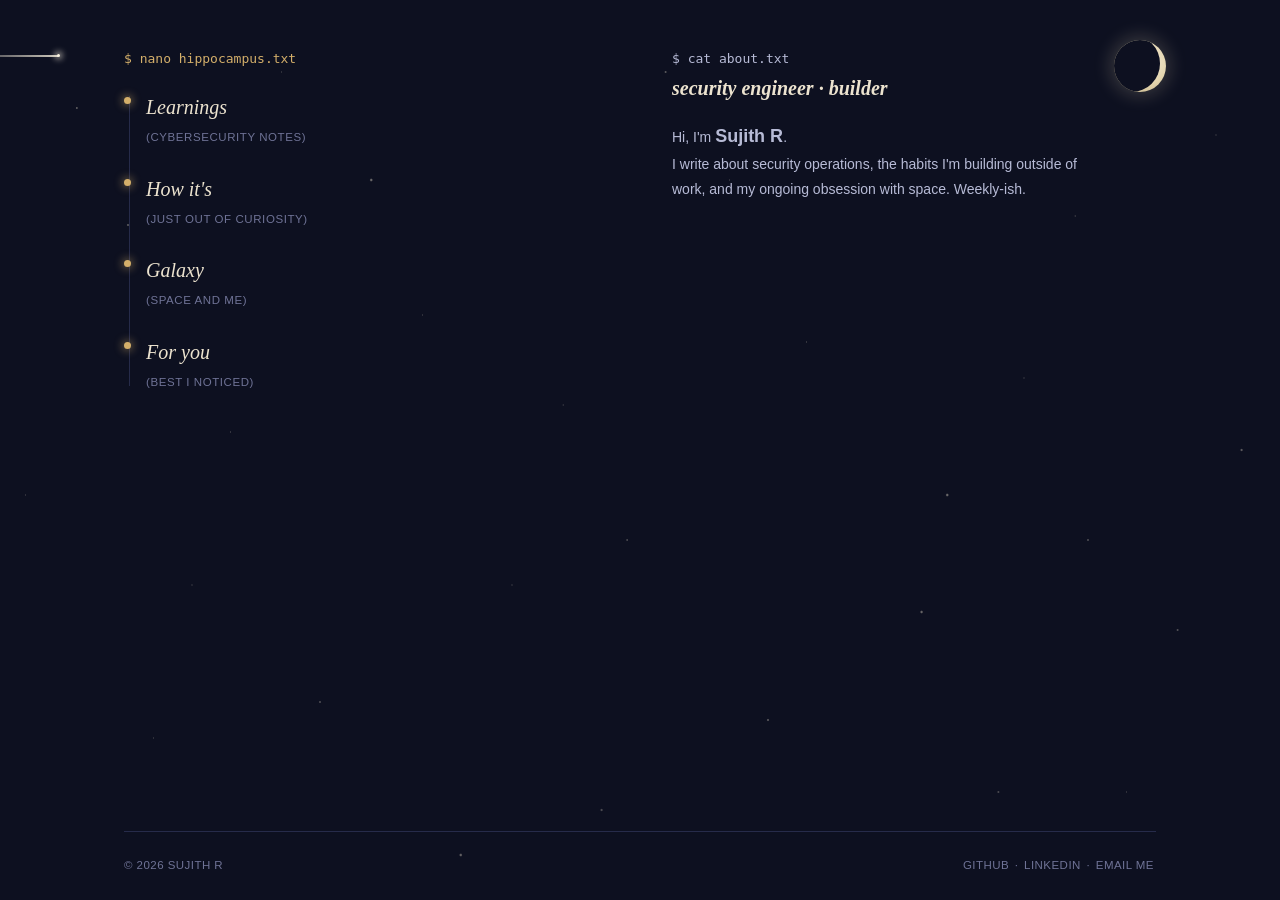
<file: index.html>
<!DOCTYPE html>
<html lang="en">
<head>
<meta charset="UTF-8">
<meta name="viewport" content="width=device-width, initial-scale=1.0">
<meta http-equiv="Content-Security-Policy" content="default-src 'self'; style-src 'self' https://fonts.googleapis.com; font-src https://fonts.gstatic.com; img-src 'self' data:; object-src 'none'; base-uri 'self';">
<title>Sujith R — security engineer, builder</title>
<meta name="description" content="Personal site of Sujith R — security engineer. Notes on security operations, curiosity projects, and space.">
<link rel="icon" href="data:image/svg+xml;utf8,<svg xmlns='http://www.w3.org/2000/svg' viewBox='0 0 32 32'><rect width='32' height='32' rx='6' fill='%230d1020'/><text x='6' y='23' font-size='19' fill='%23d4af6a'>&#9733;</text></svg>">
<link rel="preconnect" href="https://fonts.googleapis.com">
<link rel="preconnect" href="https://fonts.gstatic.com" crossorigin>
<link href="https://fonts.googleapis.com/css2?family=JetBrains+Mono:wght@400;500&family=EB+Garamond:ital,wght@0,400;0,500;0,600;1,400;1,500;1,600&family=Work+Sans:wght@400;500;600&display=swap" rel="stylesheet">
<link rel="stylesheet" href="/style.css">
</head>
<body>
<div class="shell">
  <div class="moon" aria-hidden="true"></div>
  <div class="comet" aria-hidden="true"></div>
  <main class="home-grid">
    <section class="nav-block" aria-label="Site navigation">
      <p class="prompt">$ nano hippocampus.txt</p>
      <div class="filetree">
        <div class="tree-item">
          <a class="tree-link" href="/learnings/">Learnings</a>
          <div class="tree-sub">(Cybersecurity Notes)</div>
        </div>
        <div class="tree-item">
          <a class="tree-link" href="/howits/">How it's</a>
          <div class="tree-sub">(Just out of curiosity)</div>
        </div>
        <div class="tree-item">
          <a class="tree-link" href="/galaxy/">Galaxy</a>
          <div class="tree-sub">(Space and Me)</div>
        </div>
        <div class="tree-item">
          <a class="tree-link" href="/foryou/">For you</a>
          <div class="tree-sub">(Best I Noticed)</div>
        </div>
      </div>
    </section>

    <section class="about-block" aria-label="About">
      <p class="prompt">$ cat about.txt</p>
      <h1>security engineer · builder</h1>
      <p>
        Hi, I'm <strong class="name-highlight">Sujith R</strong>.<br>
        I write about security operations, the habits I'm
        building outside of work, and my ongoing obsession
        with space. Weekly-ish.
      </p>
    </section>
  </main>

  <footer class="site-footer">
    <span>&copy; 2026 Sujith R</span>
    <span class="footer-links">
      <a href="https://github.com/elitego001-maker" target="_blank" rel="noopener">GitHub</a> ·
      <a href="https://www.linkedin.com/in/sujith-r-2164b0247" target="_blank" rel="noopener">LinkedIn</a> ·
      <a href="mailto:jerinsujith23@gmail.com">Email Me</a>
    </span>
  </footer>
</div>
</body>
</html>
</file>
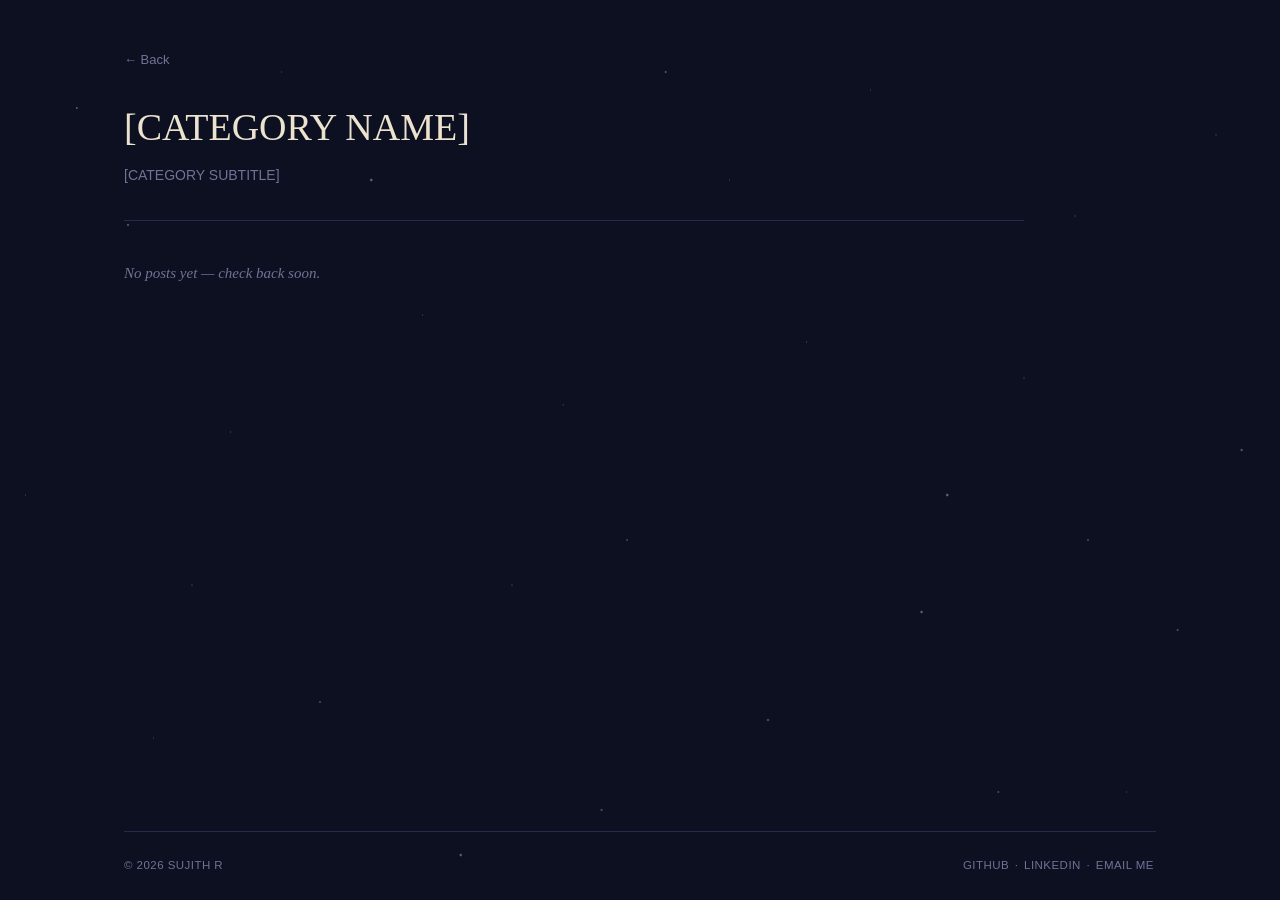
<file: category-template/index.html>
<!--
  CATEGORY TEMPLATE — not linked from any page, not part of the live site nav.
  Use this when you want a whole new section (like Learnings or Galaxy),
  not just a new post inside an existing one.

  HOW TO ADD A NEW CATEGORY:
  1. Copy this whole "category-template" folder, rename it to a short
     lowercase slug that will become the URL, e.g.
     category-template/ -> projects/
  2. Fill in the placeholders below: [CATEGORY NAME], [CATEGORY SUBTITLE].
  3. Add posts to it exactly like the existing categories — copy
     /post-template/, fill it in, and add a <article class="post-item">
     entry here linking to it. See /post-template/ for that workflow.
  4. Add the new category to the home page nav (/index.html) — copy one
     of the <div class="tree-item"> blocks under the "Charted regions"
     label, point its href at "/[category-slug]/", and give it a one-line
     muted sub-label in parentheses.
  5. Add "https://<your-domain>/[category-slug]/" as a new <url> entry
     in /sitemap.xml.
  6. Delete this comment block before publishing.
-->
<!DOCTYPE html>
<html lang="en">
<head>
<meta charset="UTF-8">
<meta name="viewport" content="width=device-width, initial-scale=1.0">
<meta http-equiv="Content-Security-Policy" content="default-src 'self'; style-src 'self' https://fonts.googleapis.com; font-src https://fonts.gstatic.com; img-src 'self' data:; object-src 'none'; base-uri 'self';">
<title>[CATEGORY NAME] — Sujith R</title>
<meta name="description" content="[CATEGORY SUBTITLE]">
<link rel="icon" href="data:image/svg+xml;utf8,<svg xmlns='http://www.w3.org/2000/svg' viewBox='0 0 32 32'><rect width='32' height='32' rx='6' fill='%230d1020'/><text x='6' y='23' font-size='19' fill='%23d4af6a'>&#9733;</text></svg>">
<link rel="preconnect" href="https://fonts.googleapis.com">
<link rel="preconnect" href="https://fonts.gstatic.com" crossorigin>
<link href="https://fonts.googleapis.com/css2?family=JetBrains+Mono:wght@400;500&family=EB+Garamond:ital,wght@0,400;0,500;0,600;1,400;1,500;1,600&family=Work+Sans:wght@400;500;600&display=swap" rel="stylesheet">
<link rel="stylesheet" href="/style.css">
</head>
<body>
<div class="shell">
  <main class="listing">
    <a class="back-link" href="/">&larr; Back</a>
    <h1 class="page-title">[CATEGORY NAME]</h1>
    <p class="page-subtitle">[CATEGORY SUBTITLE]</p>
    <hr class="rule">

    <!-- Add posts here as <article class="post-item"> blocks, grouped
         under a <h2 class="year-header">YYYY</h2>. See /post-template/ for
         the matching article page to link each post title to. Until you
         have a first post, leave the empty-state line below in place. -->
    <p class="empty-state">No posts yet — check back soon.</p>

    <!-- Example of a filled-in post entry — copy this block, delete the
         empty-state line above, once you have a real post to link:
    <h2 class="year-header">2026</h2>
    <div class="post-list">
      <article class="post-item">
        <div class="post-item-row">
          <a class="post-title" href="/[category-slug]/[post-slug]/">[Post Title]</a>
          <span class="post-date">[Mon DD, YYYY]</span>
        </div>
        <p class="post-desc">[One-line description or tag.]</p>
      </article>
    </div>
    -->
  </main>

  <footer class="site-footer">
    <span>&copy; 2026 Sujith R</span>
    <span class="footer-links">
      <a href="https://github.com/elitego001-maker" target="_blank" rel="noopener">GitHub</a> ·
      <a href="https://www.linkedin.com/in/sujith-r-2164b0247" target="_blank" rel="noopener">LinkedIn</a> ·
      <a href="mailto:jerinsujith23@gmail.com">Email Me</a>
    </span>
  </footer>
</div>
</body>
</html>
</file>
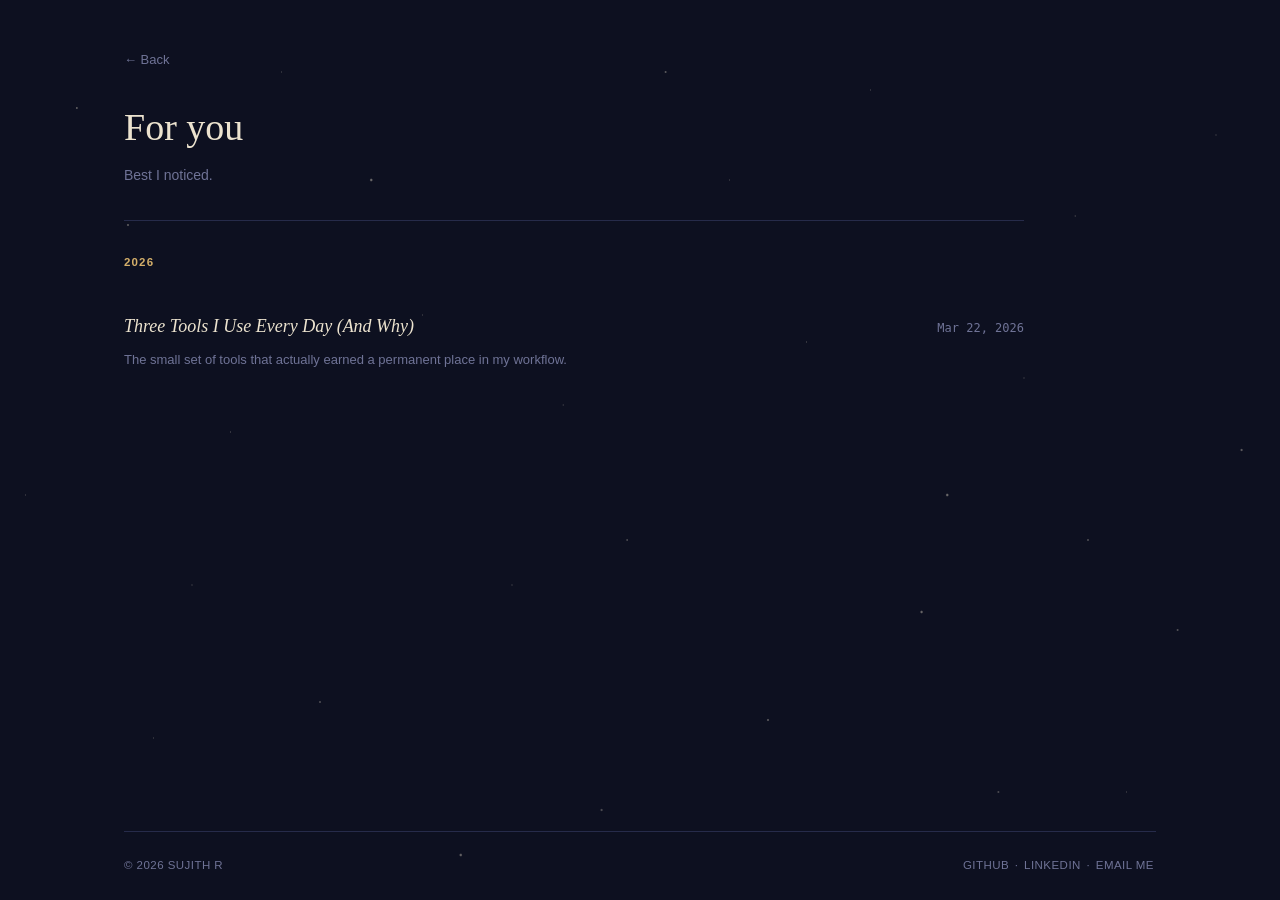
<file: foryou/index.html>
<!DOCTYPE html>
<html lang="en">
<head>
<meta charset="UTF-8">
<meta name="viewport" content="width=device-width, initial-scale=1.0">
<meta http-equiv="Content-Security-Policy" content="default-src 'self'; style-src 'self' https://fonts.googleapis.com; font-src https://fonts.gstatic.com; img-src 'self' data:; object-src 'none'; base-uri 'self';">
<title>For you — Sujith R</title>
<meta name="description" content="Best I noticed.">
<link rel="icon" href="data:image/svg+xml;utf8,<svg xmlns='http://www.w3.org/2000/svg' viewBox='0 0 32 32'><rect width='32' height='32' rx='6' fill='%230d1020'/><text x='6' y='23' font-size='19' fill='%23d4af6a'>&#9733;</text></svg>">
<link rel="preconnect" href="https://fonts.googleapis.com">
<link rel="preconnect" href="https://fonts.gstatic.com" crossorigin>
<link href="https://fonts.googleapis.com/css2?family=JetBrains+Mono:wght@400;500&family=EB+Garamond:ital,wght@0,400;0,500;0,600;1,400;1,500;1,600&family=Work+Sans:wght@400;500;600&display=swap" rel="stylesheet">
<link rel="stylesheet" href="/style.css">
</head>
<body>
<div class="shell">
  <main class="listing">
    <a class="back-link" href="/">&larr; Back</a>
    <h1 class="page-title">For you</h1>
    <p class="page-subtitle">Best I noticed.</p>
    <hr class="rule">

    <!-- Add new posts here as <article class="post-item"> blocks, grouped
         under a <h2 class="year-header">YYYY</h2>. See /post-template/ for the
         matching article page to link each post title to. -->
    <h2 class="year-header">2026</h2>
    <div class="post-list">
      <article class="post-item">
        <div class="post-item-row">
          <a class="post-title" href="/foryou/three-tools-i-use-every-day/">Three Tools I Use Every Day (And Why)</a>
          <span class="post-date">Mar 22, 2026</span>
        </div>
        <p class="post-desc">The small set of tools that actually earned a permanent place in my workflow.</p>
      </article>
    </div>
  </main>

  <footer class="site-footer">
    <span>&copy; 2026 Sujith R</span>
    <span class="footer-links">
      <a href="https://github.com/elitego001-maker" target="_blank" rel="noopener">GitHub</a> ·
      <a href="https://www.linkedin.com/in/sujith-r-2164b0247" target="_blank" rel="noopener">LinkedIn</a> ·
      <a href="mailto:jerinsujith23@gmail.com">Email Me</a>
    </span>
  </footer>
</div>
</body>
</html>
</file>
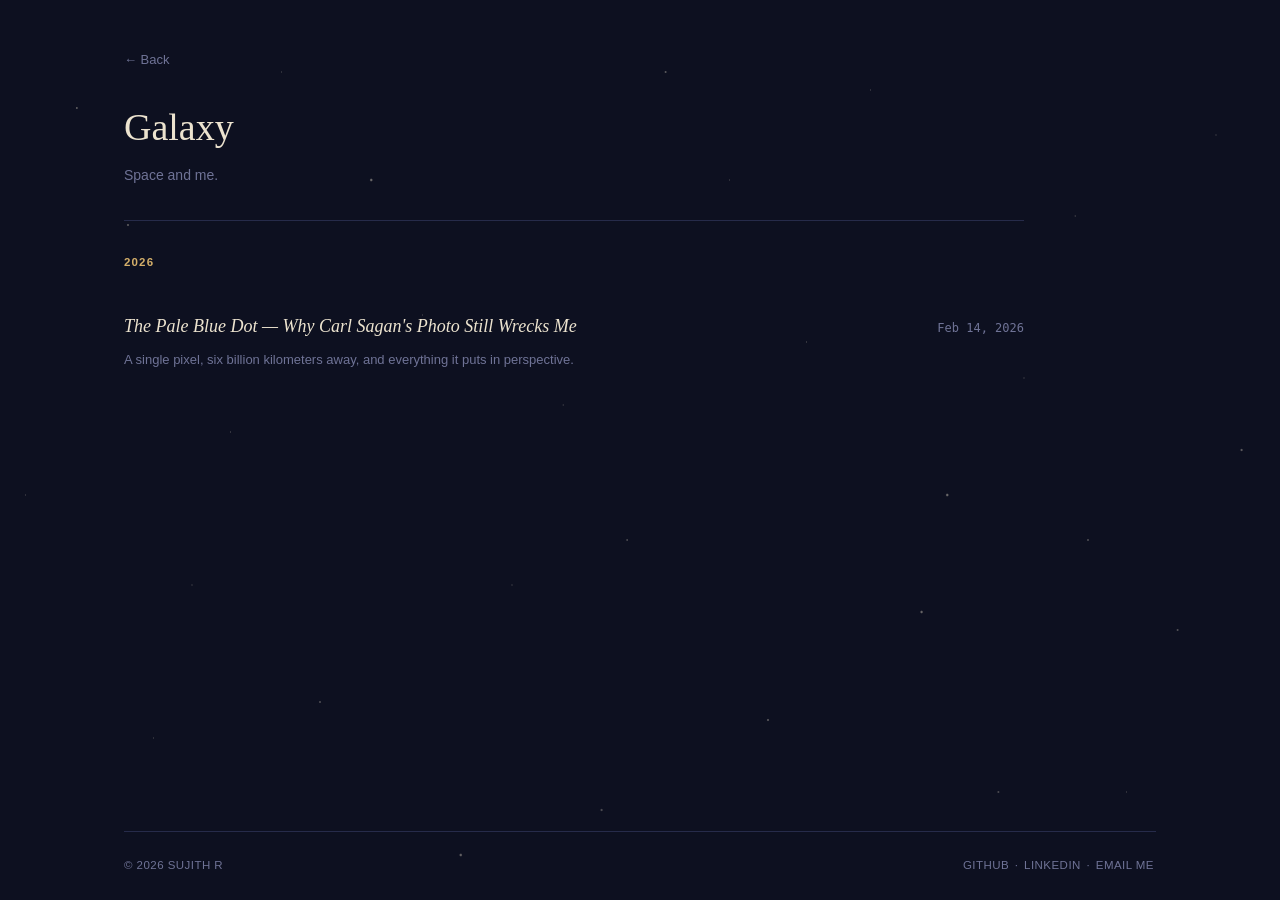
<file: galaxy/index.html>
<!DOCTYPE html>
<html lang="en">
<head>
<meta charset="UTF-8">
<meta name="viewport" content="width=device-width, initial-scale=1.0">
<meta http-equiv="Content-Security-Policy" content="default-src 'self'; style-src 'self' https://fonts.googleapis.com; font-src https://fonts.gstatic.com; img-src 'self' data:; object-src 'none'; base-uri 'self';">
<title>Galaxy — Sujith R</title>
<meta name="description" content="Space and me.">
<link rel="icon" href="data:image/svg+xml;utf8,<svg xmlns='http://www.w3.org/2000/svg' viewBox='0 0 32 32'><rect width='32' height='32' rx='6' fill='%230d1020'/><text x='6' y='23' font-size='19' fill='%23d4af6a'>&#9733;</text></svg>">
<link rel="preconnect" href="https://fonts.googleapis.com">
<link rel="preconnect" href="https://fonts.gstatic.com" crossorigin>
<link href="https://fonts.googleapis.com/css2?family=JetBrains+Mono:wght@400;500&family=EB+Garamond:ital,wght@0,400;0,500;0,600;1,400;1,500;1,600&family=Work+Sans:wght@400;500;600&display=swap" rel="stylesheet">
<link rel="stylesheet" href="/style.css">
</head>
<body>
<div class="shell">
  <main class="listing">
    <a class="back-link" href="/">&larr; Back</a>
    <h1 class="page-title">Galaxy</h1>
    <p class="page-subtitle">Space and me.</p>
    <hr class="rule">

    <!-- Add new posts here as <article class="post-item"> blocks, grouped
         under a <h2 class="year-header">YYYY</h2>. See /post-template/ for the
         matching article page to link each post title to. -->
    <h2 class="year-header">2026</h2>
    <div class="post-list">
      <article class="post-item">
        <div class="post-item-row">
          <a class="post-title" href="/galaxy/the-pale-blue-dot/">The Pale Blue Dot — Why Carl Sagan's Photo Still Wrecks Me</a>
          <span class="post-date">Feb 14, 2026</span>
        </div>
        <p class="post-desc">A single pixel, six billion kilometers away, and everything it puts in perspective.</p>
      </article>
    </div>
  </main>

  <footer class="site-footer">
    <span>&copy; 2026 Sujith R</span>
    <span class="footer-links">
      <a href="https://github.com/elitego001-maker" target="_blank" rel="noopener">GitHub</a> ·
      <a href="https://www.linkedin.com/in/sujith-r-2164b0247" target="_blank" rel="noopener">LinkedIn</a> ·
      <a href="mailto:jerinsujith23@gmail.com">Email Me</a>
    </span>
  </footer>
</div>
</body>
</html>
</file>
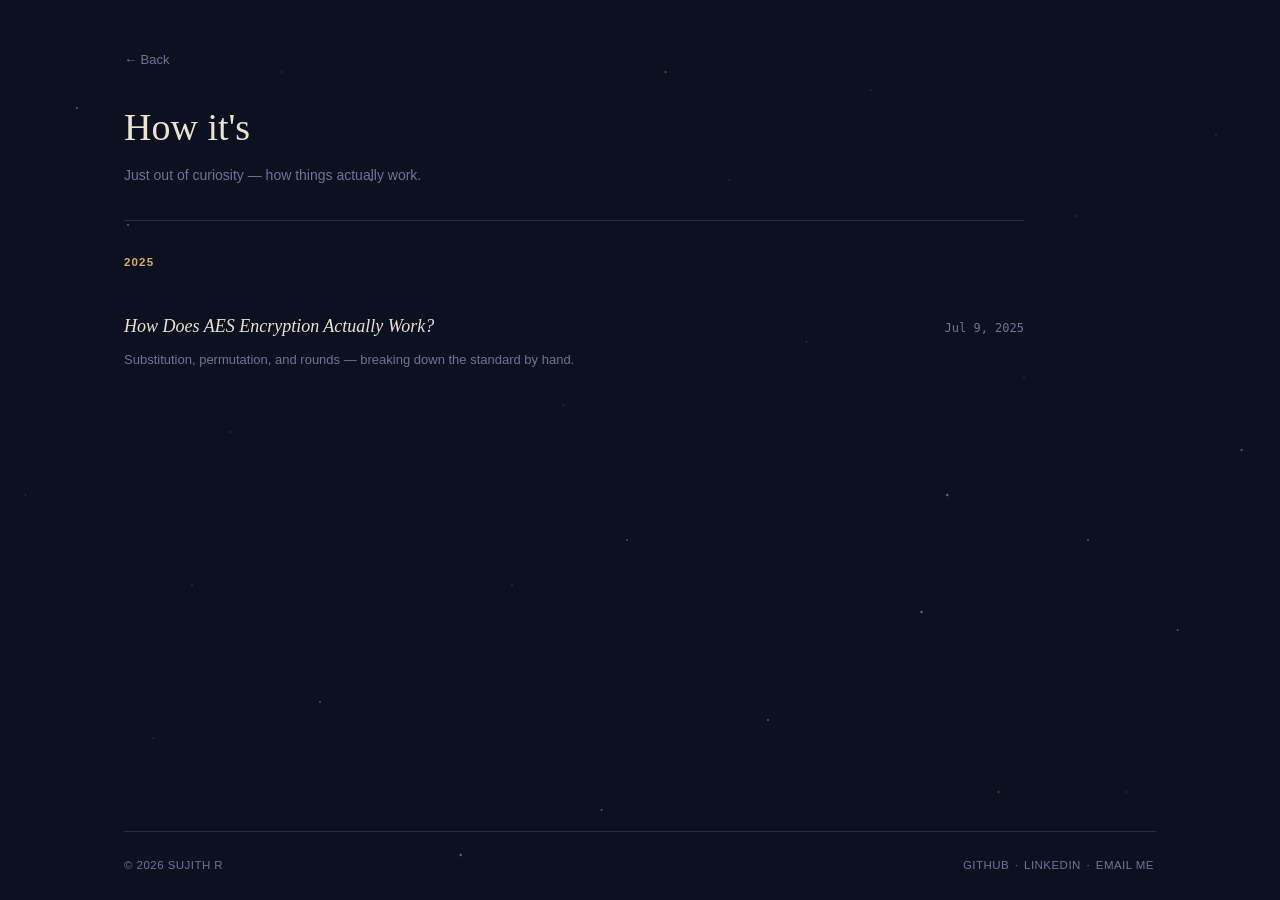
<file: howits/index.html>
<!DOCTYPE html>
<html lang="en">
<head>
<meta charset="UTF-8">
<meta name="viewport" content="width=device-width, initial-scale=1.0">
<meta http-equiv="Content-Security-Policy" content="default-src 'self'; style-src 'self' https://fonts.googleapis.com; font-src https://fonts.gstatic.com; img-src 'self' data:; object-src 'none'; base-uri 'self';">
<title>How it's — Sujith R</title>
<meta name="description" content="Just out of curiosity — how things actually work.">
<link rel="icon" href="data:image/svg+xml;utf8,<svg xmlns='http://www.w3.org/2000/svg' viewBox='0 0 32 32'><rect width='32' height='32' rx='6' fill='%230d1020'/><text x='6' y='23' font-size='19' fill='%23d4af6a'>&#9733;</text></svg>">
<link rel="preconnect" href="https://fonts.googleapis.com">
<link rel="preconnect" href="https://fonts.gstatic.com" crossorigin>
<link href="https://fonts.googleapis.com/css2?family=JetBrains+Mono:wght@400;500&family=EB+Garamond:ital,wght@0,400;0,500;0,600;1,400;1,500;1,600&family=Work+Sans:wght@400;500;600&display=swap" rel="stylesheet">
<link rel="stylesheet" href="/style.css">
</head>
<body>
<div class="shell">
  <main class="listing">
    <a class="back-link" href="/">&larr; Back</a>
    <h1 class="page-title">How it's</h1>
    <p class="page-subtitle">Just out of curiosity — how things actually work.</p>
    <hr class="rule">

    <!-- Add new posts here as <article class="post-item"> blocks, grouped
         under a <h2 class="year-header">YYYY</h2>. See /post-template/ for the
         matching article page to link each post title to. -->
    <h2 class="year-header">2025</h2>
    <div class="post-list">
      <article class="post-item">
        <div class="post-item-row">
          <a class="post-title" href="/howits/how-does-aes-encryption-actually-work/">How Does AES Encryption Actually Work?</a>
          <span class="post-date">Jul 9, 2025</span>
        </div>
        <p class="post-desc">Substitution, permutation, and rounds — breaking down the standard by hand.</p>
      </article>
    </div>
  </main>

  <footer class="site-footer">
    <span>&copy; 2026 Sujith R</span>
    <span class="footer-links">
      <a href="https://github.com/elitego001-maker" target="_blank" rel="noopener">GitHub</a> ·
      <a href="https://www.linkedin.com/in/sujith-r-2164b0247" target="_blank" rel="noopener">LinkedIn</a> ·
      <a href="mailto:jerinsujith23@gmail.com">Email Me</a>
    </span>
  </footer>
</div>
</body>
</html>
</file>
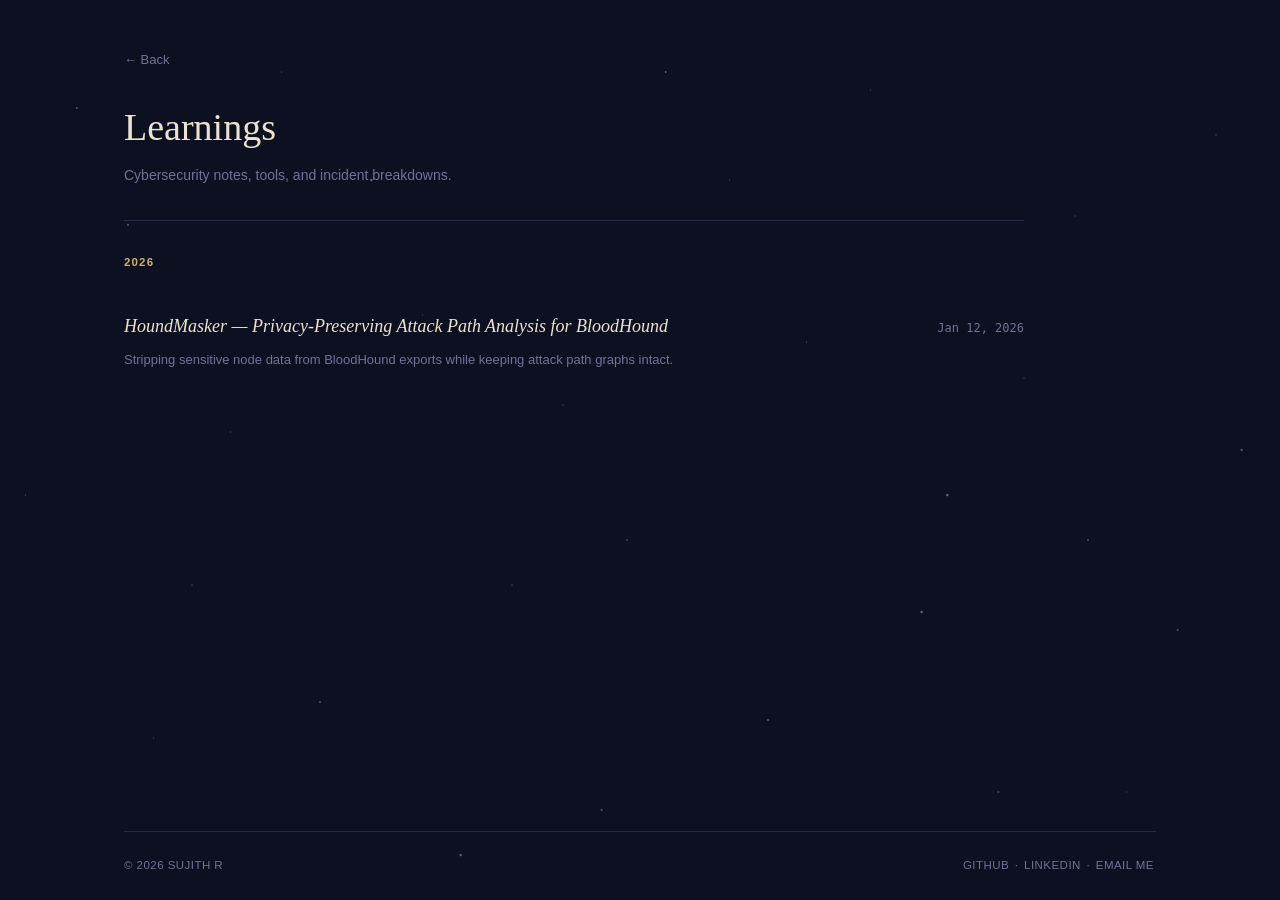
<file: learnings/index.html>
<!DOCTYPE html>
<html lang="en">
<head>
<meta charset="UTF-8">
<meta name="viewport" content="width=device-width, initial-scale=1.0">
<meta http-equiv="Content-Security-Policy" content="default-src 'self'; style-src 'self' https://fonts.googleapis.com; font-src https://fonts.gstatic.com; img-src 'self' data:; object-src 'none'; base-uri 'self';">
<title>Learnings — Sujith R</title>
<meta name="description" content="Cybersecurity notes, tools, and incident breakdowns.">
<link rel="icon" href="data:image/svg+xml;utf8,<svg xmlns='http://www.w3.org/2000/svg' viewBox='0 0 32 32'><rect width='32' height='32' rx='6' fill='%230d1020'/><text x='6' y='23' font-size='19' fill='%23d4af6a'>&#9733;</text></svg>">
<link rel="preconnect" href="https://fonts.googleapis.com">
<link rel="preconnect" href="https://fonts.gstatic.com" crossorigin>
<link href="https://fonts.googleapis.com/css2?family=JetBrains+Mono:wght@400;500&family=EB+Garamond:ital,wght@0,400;0,500;0,600;1,400;1,500;1,600&family=Work+Sans:wght@400;500;600&display=swap" rel="stylesheet">
<link rel="stylesheet" href="/style.css">
</head>
<body>
<div class="shell">
  <main class="listing">
    <a class="back-link" href="/">&larr; Back</a>
    <h1 class="page-title">Learnings</h1>
    <p class="page-subtitle">Cybersecurity notes, tools, and incident breakdowns.</p>
    <hr class="rule">

    <!-- Add new posts here as <article class="post-item"> blocks, grouped
         under a <h2 class="year-header">YYYY</h2>. See /post-template/ for the
         matching article page to link each post title to. -->
    <h2 class="year-header">2026</h2>
    <div class="post-list">
      <article class="post-item">
        <div class="post-item-row">
          <a class="post-title" href="/learnings/houndmasker/">HoundMasker — Privacy-Preserving Attack Path Analysis for BloodHound</a>
          <span class="post-date">Jan 12, 2026</span>
        </div>
        <p class="post-desc">Stripping sensitive node data from BloodHound exports while keeping attack path graphs intact.</p>
      </article>
    </div>
  </main>

  <footer class="site-footer">
    <span>&copy; 2026 Sujith R</span>
    <span class="footer-links">
      <a href="https://github.com/elitego001-maker" target="_blank" rel="noopener">GitHub</a> ·
      <a href="https://www.linkedin.com/in/sujith-r-2164b0247" target="_blank" rel="noopener">LinkedIn</a> ·
      <a href="mailto:jerinsujith23@gmail.com">Email Me</a>
    </span>
  </footer>
</div>
</body>
</html>
</file>
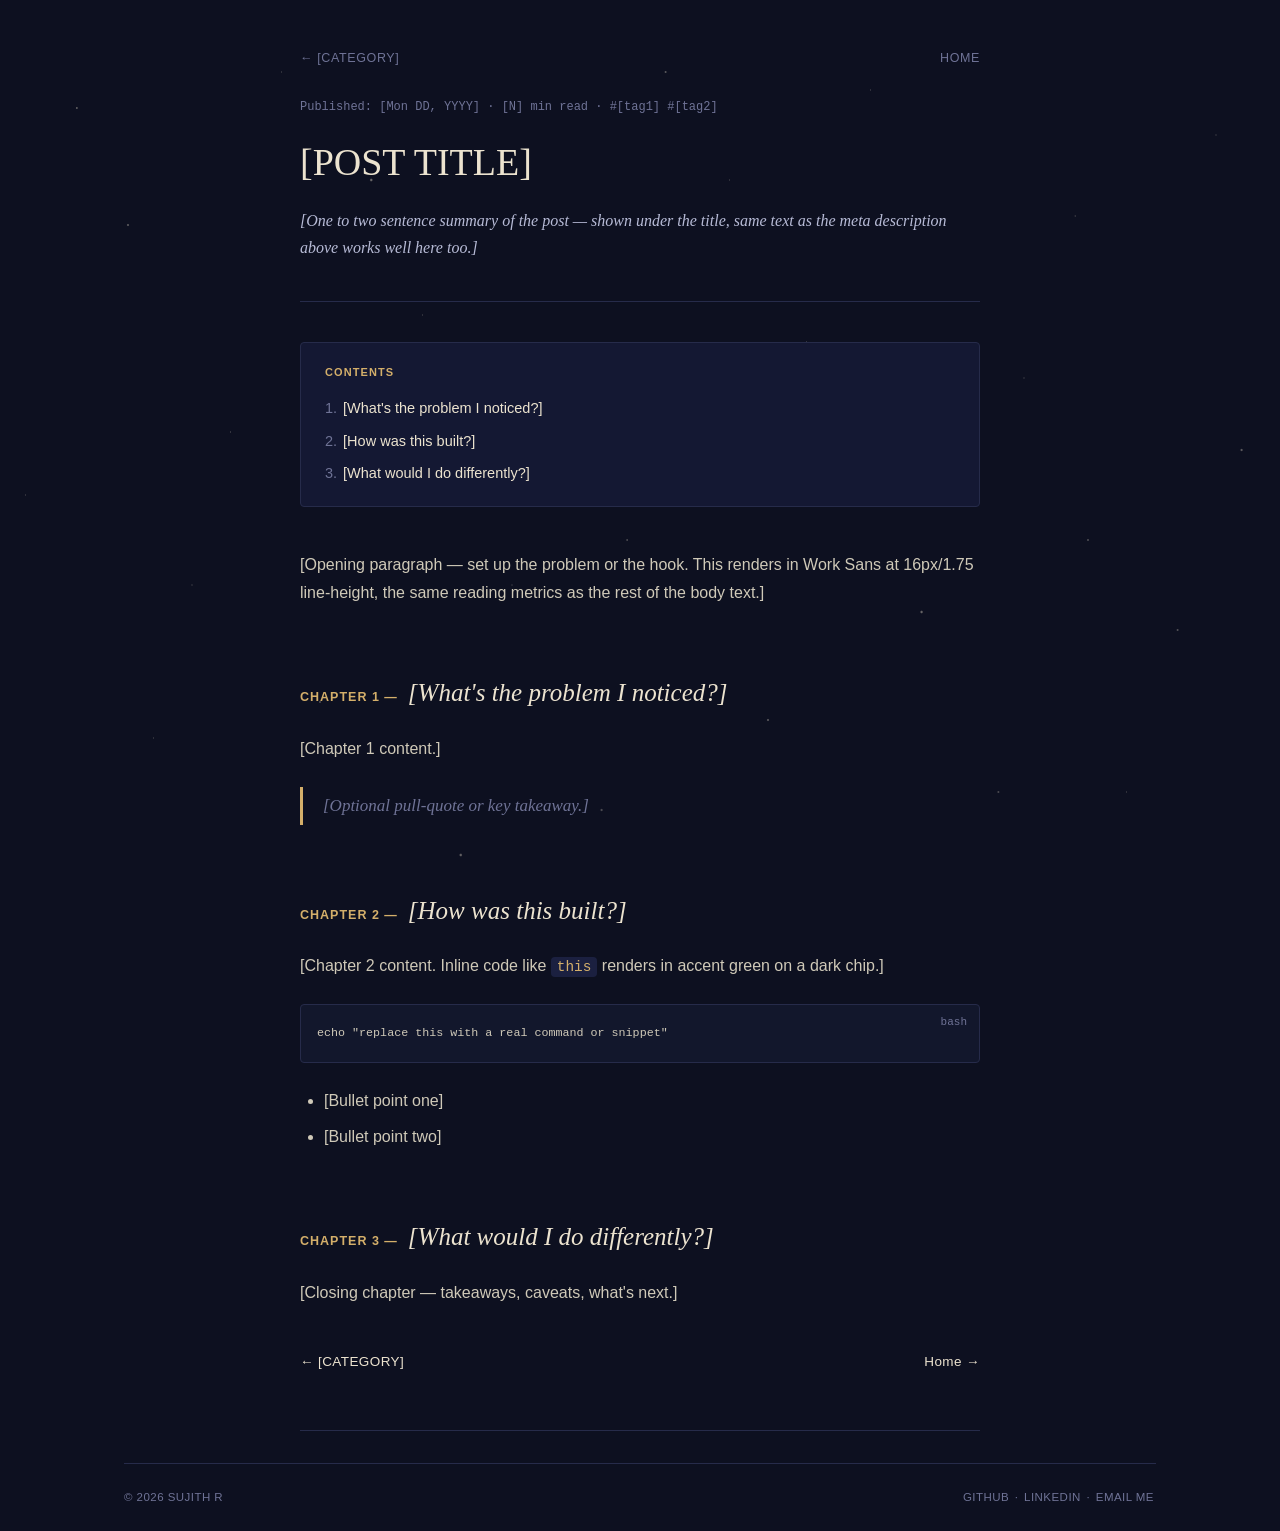
<file: post-template/index.html>
<!--
  POST TEMPLATE — not linked from any page, not part of the live site nav.
  This folder is your starting point for a new article.

  HOW TO ADD A NEW POST:
  1. Copy this whole "post-template" folder, rename it to a URL-friendly slug,
     e.g. post-template/ -> learnings/lateral-movement-detection/
  2. Fill in the placeholders below: [POST TITLE], [DATE], [READ TIME],
     [#tags], [CATEGORY], [CATEGORY PATH], and the Contents/Chapter blocks.
  3. Delete any chapters/blocks you don't need. Add more chapter-marker
     blocks by copying the pattern (Chapter 4, Chapter 5, ...).
  4. Add a matching <article class="post-item"> entry (title + date + one-line
     description) to the relevant category listing page, e.g. learnings/index.html,
     pointing its href at your new folder.
  5. Delete this comment block before publishing.

  Starting a brand new category instead (not just a new post)?
  See /category-template/ instead.
-->
<!DOCTYPE html>
<html lang="en">
<head>
<meta charset="UTF-8">
<meta name="viewport" content="width=device-width, initial-scale=1.0">
<meta http-equiv="Content-Security-Policy" content="default-src 'self'; style-src 'self' https://fonts.googleapis.com; font-src https://fonts.gstatic.com; img-src 'self' data:; object-src 'none'; base-uri 'self';">
<title>[POST TITLE] — Sujith R</title>
<meta name="description" content="[One-sentence description of the post, used for previews and SEO.]">
<link rel="icon" href="data:image/svg+xml;utf8,<svg xmlns='http://www.w3.org/2000/svg' viewBox='0 0 32 32'><rect width='32' height='32' rx='6' fill='%230d1020'/><text x='6' y='23' font-size='19' fill='%23d4af6a'>&#9733;</text></svg>">
<link rel="preconnect" href="https://fonts.googleapis.com">
<link rel="preconnect" href="https://fonts.gstatic.com" crossorigin>
<link href="https://fonts.googleapis.com/css2?family=JetBrains+Mono:wght@400;500&family=EB+Garamond:ital,wght@0,400;0,500;0,600;1,400;1,500;1,600&family=Work+Sans:wght@400;500;600&display=swap" rel="stylesheet">
<link rel="stylesheet" href="/style.css">
</head>
<body>
<div class="shell">
  <main class="article-shell">
    <nav class="article-nav-top">
      <a href="/[CATEGORY PATH]/">&larr; [CATEGORY]</a>
      <a href="/">Home</a>
    </nav>

    <p class="article-meta">Published: [Mon DD, YYYY] · [N] min read · #[tag1] #[tag2]</p>

    <h1 class="article-title">[POST TITLE]</h1>

    <p class="article-desc">
      [One to two sentence summary of the post — shown under the title,
      same text as the meta description above works well here too.]
    </p>

    <div class="contents-box">
      <p class="prompt">Contents</p>
      <ul class="contents-list">
        <li><a href="#chapter-1"><span class="chapter-num">1.</span>[What's the problem I noticed?]</a></li>
        <li><a href="#chapter-2"><span class="chapter-num">2.</span>[How was this built?]</a></li>
        <li><a href="#chapter-3"><span class="chapter-num">3.</span>[What would I do differently?]</a></li>
      </ul>
    </div>

    <article class="article-body">
      <p>
        [Opening paragraph — set up the problem or the hook. This renders in
        Work Sans at 16px/1.75 line-height, the same reading metrics as the rest
        of the body text.]
      </p>

      <div class="chapter-marker" id="chapter-1">
        <span class="chapter-label">Chapter 1 —</span>
        <span class="chapter-title">[What's the problem I noticed?]</span>
      </div>

      <p>[Chapter 1 content.]</p>

      <blockquote>
        [Optional pull-quote or key takeaway.]
      </blockquote>

      <div class="chapter-marker" id="chapter-2">
        <span class="chapter-label">Chapter 2 —</span>
        <span class="chapter-title">[How was this built?]</span>
      </div>

      <p>
        [Chapter 2 content. Inline code like <code>this</code> renders in
        accent green on a dark chip.]
      </p>

      <div class="code-block">
        <span class="code-lang">bash</span>
        <pre><code>echo "replace this with a real command or snippet"</code></pre>
      </div>

      <ul>
        <li>[Bullet point one]</li>
        <li>[Bullet point two]</li>
      </ul>

      <div class="chapter-marker" id="chapter-3">
        <span class="chapter-label">Chapter 3 —</span>
        <span class="chapter-title">[What would I do differently?]</span>
      </div>

      <p>[Closing chapter — takeaways, caveats, what's next.]</p>
    </article>

    <nav class="article-nav">
      <a class="prev" href="/[CATEGORY PATH]/">&larr; [CATEGORY]</a>
      <a class="next" href="/">Home &rarr;</a>
    </nav>
    <hr class="rule">
  </main>

  <footer class="site-footer">
    <span>&copy; 2026 Sujith R</span>
    <span class="footer-links">
      <a href="https://github.com/elitego001-maker" target="_blank" rel="noopener">GitHub</a> ·
      <a href="https://www.linkedin.com/in/sujith-r-2164b0247" target="_blank" rel="noopener">LinkedIn</a> ·
      <a href="mailto:jerinsujith23@gmail.com">Email Me</a>
    </span>
  </footer>
</div>
</body>
</html>
</file>
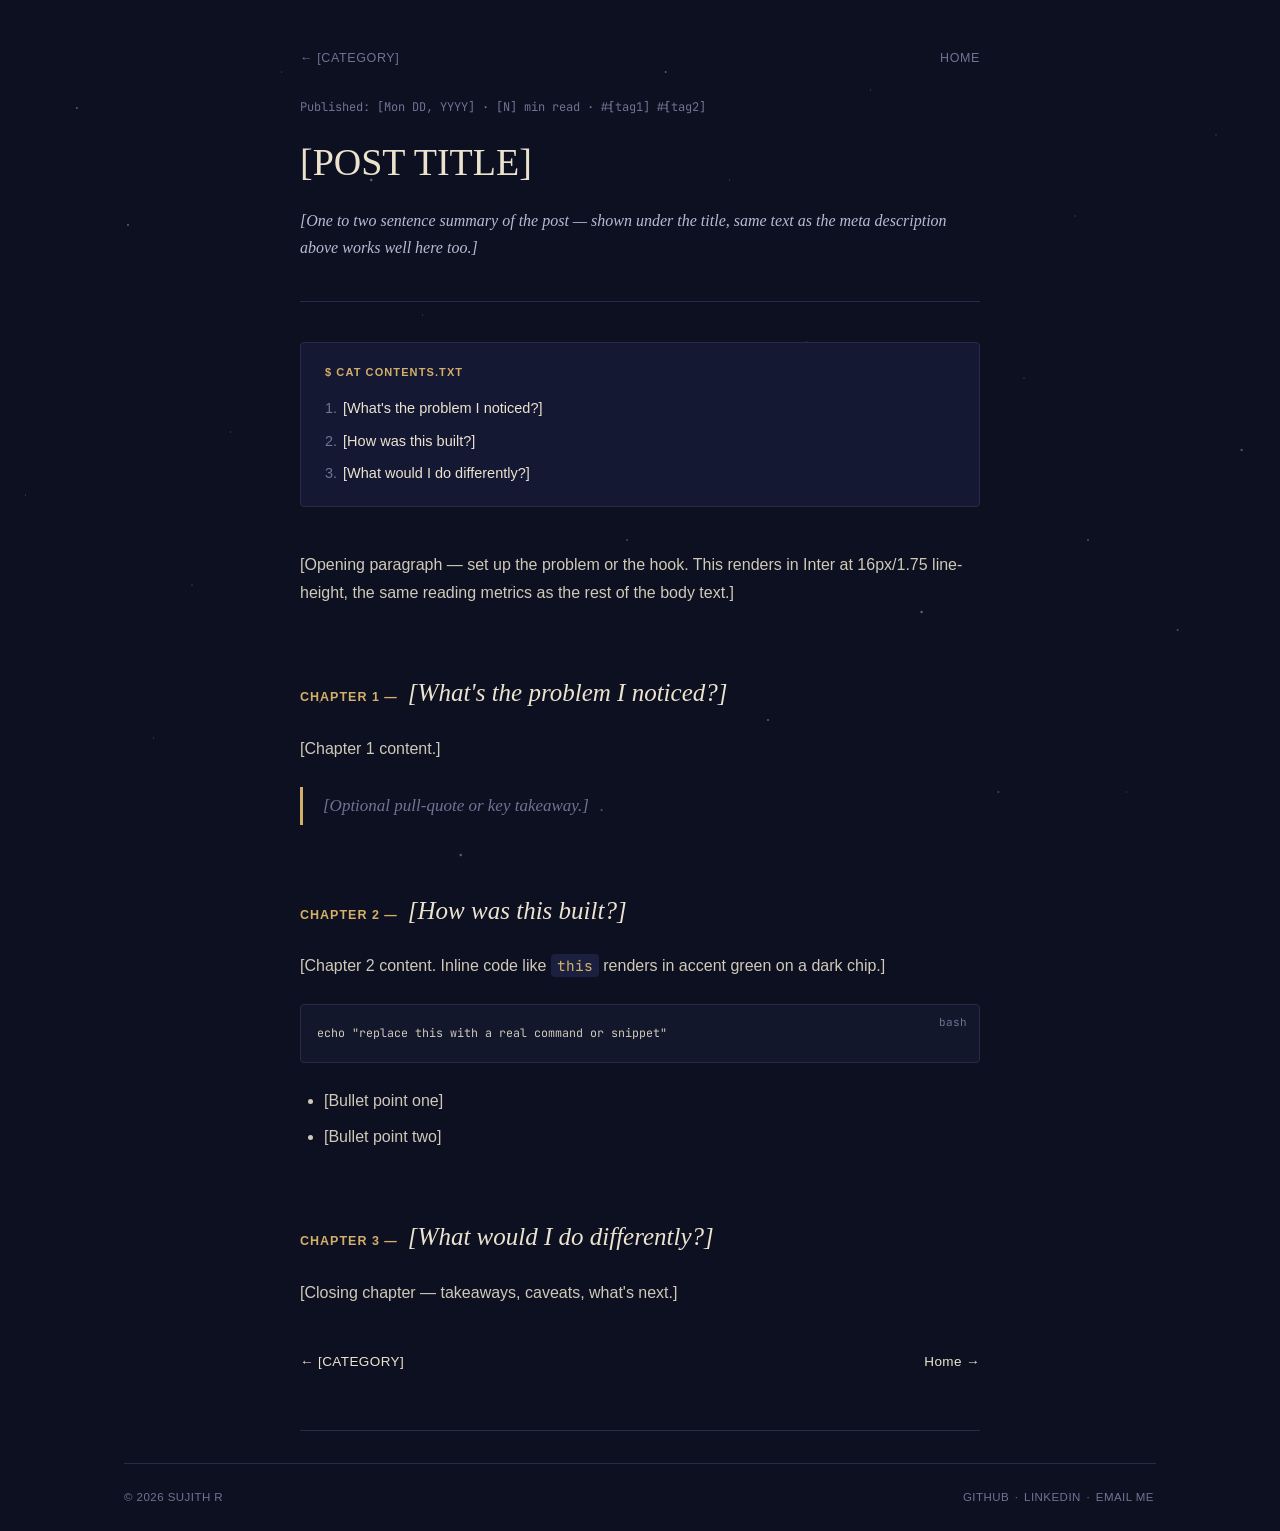
<file: template/index.html>
<!--
  POST TEMPLATE — not linked from any page, not part of the live site nav.
  This folder is your starting point for a new article.

  HOW TO ADD A NEW POST:
  1. Copy this whole "template" folder, rename it to a URL-friendly slug,
     e.g. template/ -> learnings/lateral-movement-detection/
  2. Fill in the placeholders below: [POST TITLE], [DATE], [READ TIME],
     [#tags], [CATEGORY], [CATEGORY PATH], and the Contents/Chapter blocks.
  3. Delete any chapters/blocks you don't need. Add more chapter-marker
     blocks by copying the pattern (Chapter 4, Chapter 5, ...).
  4. Add a matching <article class="post-item"> entry (title + date + one-line
     description) to the relevant category listing page, e.g. learnings/index.html,
     pointing its href at your new folder.
  5. Delete this comment block before publishing.
-->
<!DOCTYPE html>
<html lang="en">
<head>
<meta charset="UTF-8">
<meta name="viewport" content="width=device-width, initial-scale=1.0">
<title>[POST TITLE] — Sujith R</title>
<meta name="description" content="[One-sentence description of the post, used for previews and SEO.]">
<link rel="icon" href="data:image/svg+xml;utf8,<svg xmlns='http://www.w3.org/2000/svg' viewBox='0 0 32 32'><rect width='32' height='32' rx='6' fill='%230d0d0d'/><text x='4' y='23' font-family='monospace' font-size='18' fill='%234ade80'>&gt;_</text></svg>">
<link rel="preconnect" href="https://fonts.googleapis.com">
<link rel="preconnect" href="https://fonts.gstatic.com" crossorigin>
<link href="https://fonts.googleapis.com/css2?family=JetBrains+Mono:wght@400;500&family=Inter:wght@400;500&display=swap" rel="stylesheet">
<link rel="stylesheet" href="/style.css">
</head>
<body>
<div class="shell">
  <main class="article-shell">
    <nav class="article-nav-top">
      <a href="/[CATEGORY PATH]/">&larr; [CATEGORY]</a>
      <a href="/">Home</a>
    </nav>

    <p class="article-meta">Published: [Mon DD, YYYY] · [N] min read · #[tag1] #[tag2]</p>

    <h1 class="article-title">[POST TITLE]</h1>

    <p class="article-desc">
      [One to two sentence summary of the post — shown under the title,
      same text as the meta description above works well here too.]
    </p>

    <div class="contents-box">
      <p class="prompt">$ cat contents.txt</p>
      <ul class="contents-list">
        <li><a href="#chapter-1"><span class="chapter-num">1.</span>[What's the problem I noticed?]</a></li>
        <li><a href="#chapter-2"><span class="chapter-num">2.</span>[How was this built?]</a></li>
        <li><a href="#chapter-3"><span class="chapter-num">3.</span>[What would I do differently?]</a></li>
      </ul>
    </div>

    <article class="article-body">
      <p>
        [Opening paragraph — set up the problem or the hook. This renders in
        Inter at 16px/1.75 line-height, the same reading metrics as the rest
        of the body text.]
      </p>

      <div class="chapter-marker" id="chapter-1">
        <span class="chapter-label">Chapter 1 —</span>
        <span class="chapter-title">[What's the problem I noticed?]</span>
      </div>

      <p>[Chapter 1 content.]</p>

      <blockquote>
        [Optional pull-quote or key takeaway.]
      </blockquote>

      <div class="chapter-marker" id="chapter-2">
        <span class="chapter-label">Chapter 2 —</span>
        <span class="chapter-title">[How was this built?]</span>
      </div>

      <p>
        [Chapter 2 content. Inline code like <code>this</code> renders in
        accent green on a dark chip.]
      </p>

      <div class="code-block">
        <span class="code-lang">bash</span>
        <pre><code>echo "replace this with a real command or snippet"</code></pre>
      </div>

      <ul>
        <li>[Bullet point one]</li>
        <li>[Bullet point two]</li>
      </ul>

      <div class="chapter-marker" id="chapter-3">
        <span class="chapter-label">Chapter 3 —</span>
        <span class="chapter-title">[What would I do differently?]</span>
      </div>

      <p>[Closing chapter — takeaways, caveats, what's next.]</p>
    </article>

    <nav class="article-nav">
      <a class="prev" href="/[CATEGORY PATH]/">&larr; [CATEGORY]</a>
      <a class="next" href="/">Home &rarr;</a>
    </nav>
    <hr class="rule">
  </main>

  <footer class="site-footer">
    <span>&copy; 2026 Sujith R</span>
    <span class="footer-links">
      <a href="https://github.com/elitego001-maker" target="_blank" rel="noopener">GitHub</a> ·
      <a href="https://www.linkedin.com/in/sujith-r-2164b0247" target="_blank" rel="noopener">LinkedIn</a> ·
      <a href="mailto:jerinsujith23@gmail.com">Email Me</a>
    </span>
  </footer>
</div>
</body>
</html>
</file>
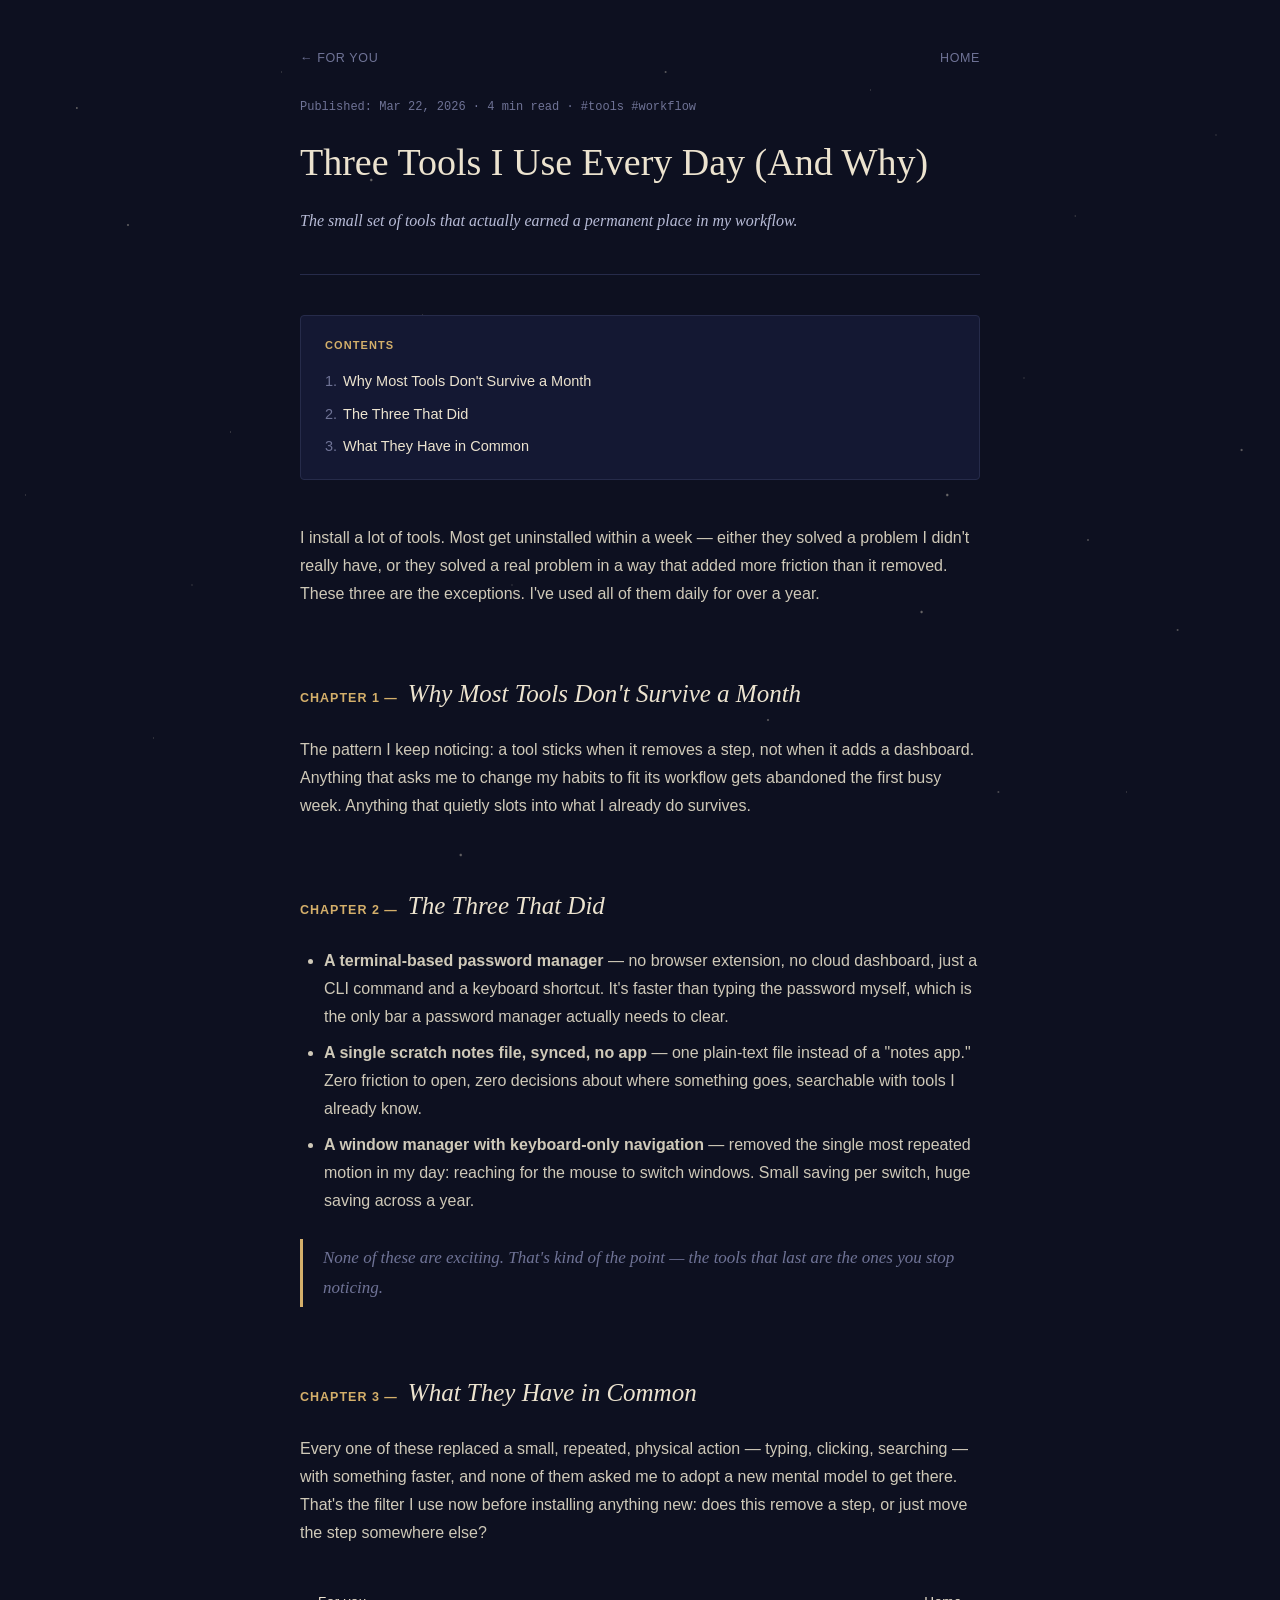
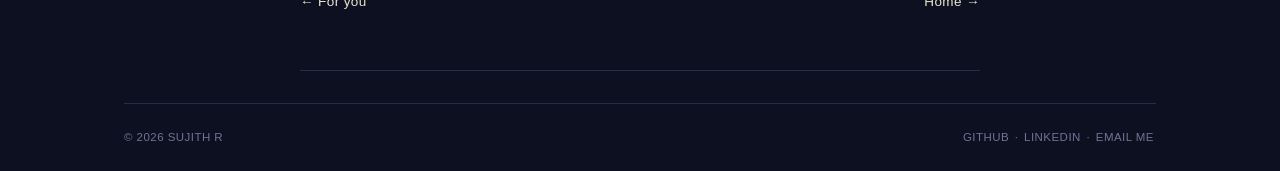
<file: foryou/three-tools-i-use-every-day/index.html>
<!DOCTYPE html>
<html lang="en">
<head>
<meta charset="UTF-8">
<meta name="viewport" content="width=device-width, initial-scale=1.0">
<meta http-equiv="Content-Security-Policy" content="default-src 'self'; style-src 'self' https://fonts.googleapis.com; font-src https://fonts.gstatic.com; img-src 'self' data:; object-src 'none'; base-uri 'self';">
<title>Three Tools I Use Every Day (And Why)</title>
<meta name="description" content="The small set of tools that actually earned a permanent place in my workflow.">
<link rel="icon" href="data:image/svg+xml;utf8,<svg xmlns='http://www.w3.org/2000/svg' viewBox='0 0 32 32'><rect width='32' height='32' rx='6' fill='%230d1020'/><text x='6' y='23' font-size='19' fill='%23d4af6a'>&#9733;</text></svg>">
<link rel="preconnect" href="https://fonts.googleapis.com">
<link rel="preconnect" href="https://fonts.gstatic.com" crossorigin>
<link href="https://fonts.googleapis.com/css2?family=JetBrains+Mono:wght@400;500&family=EB+Garamond:ital,wght@0,400;0,500;0,600;1,400;1,500;1,600&family=Work+Sans:wght@400;500;600&display=swap" rel="stylesheet">
<link rel="stylesheet" href="/style.css">
</head>
<body>
<div class="shell">
  <main class="article-shell">
    <nav class="article-nav-top">
      <a href="/foryou/">&larr; For you</a>
      <a href="/">Home</a>
    </nav>

    <p class="article-meta">Published: Mar 22, 2026 · 4 min read · #tools #workflow</p>

    <h1 class="article-title">Three Tools I Use Every Day (And Why)</h1>

    <p class="article-desc">
      The small set of tools that actually earned a permanent place in my workflow.
    </p>

    <div class="contents-box">
      <p class="prompt">Contents</p>
      <ul class="contents-list">
        <li><a href="#chapter-1"><span class="chapter-num">1.</span>Why Most Tools Don't Survive a Month</a></li>
        <li><a href="#chapter-2"><span class="chapter-num">2.</span>The Three That Did</a></li>
        <li><a href="#chapter-3"><span class="chapter-num">3.</span>What They Have in Common</a></li>
      </ul>
    </div>

    <article class="article-body">
      <p>
        I install a lot of tools. Most get uninstalled within a week —
        either they solved a problem I didn't really have, or they solved
        a real problem in a way that added more friction than it removed.
        These three are the exceptions. I've used all of them daily for
        over a year.
      </p>

      <div class="chapter-marker" id="chapter-1">
        <span class="chapter-label">Chapter 1 —</span>
        <span class="chapter-title">Why Most Tools Don't Survive a Month</span>
      </div>

      <p>
        The pattern I keep noticing: a tool sticks when it removes a step,
        not when it adds a dashboard. Anything that asks me to change my
        habits to fit its workflow gets abandoned the first busy week.
        Anything that quietly slots into what I already do survives.
      </p>

      <div class="chapter-marker" id="chapter-2">
        <span class="chapter-label">Chapter 2 —</span>
        <span class="chapter-title">The Three That Did</span>
      </div>

      <ul>
        <li>
          <strong>A terminal-based password manager</strong> — no browser
          extension, no cloud dashboard, just a CLI command and a keyboard
          shortcut. It's faster than typing the password myself, which is
          the only bar a password manager actually needs to clear.
        </li>
        <li>
          <strong>A single scratch notes file, synced, no app</strong> —
          one plain-text file instead of a "notes app." Zero friction to
          open, zero decisions about where something goes, searchable with
          tools I already know.
        </li>
        <li>
          <strong>A window manager with keyboard-only navigation</strong> —
          removed the single most repeated motion in my day: reaching for
          the mouse to switch windows. Small saving per switch, huge saving
          across a year.
        </li>
      </ul>

      <blockquote>
        None of these are exciting. That's kind of the point — the tools
        that last are the ones you stop noticing.
      </blockquote>

      <div class="chapter-marker" id="chapter-3">
        <span class="chapter-label">Chapter 3 —</span>
        <span class="chapter-title">What They Have in Common</span>
      </div>

      <p>
        Every one of these replaced a small, repeated, physical action —
        typing, clicking, searching — with something faster, and none of
        them asked me to adopt a new mental model to get there. That's the
        filter I use now before installing anything new: does this remove
        a step, or just move the step somewhere else?
      </p>
    </article>

    <nav class="article-nav">
      <a class="prev" href="/foryou/">&larr; For you</a>
      <a class="next" href="/">Home &rarr;</a>
    </nav>
    <hr class="rule">

  </main>

  <footer class="site-footer">
    <span>&copy; 2026 Sujith R</span>
    <span class="footer-links">
      <a href="https://github.com/elitego001-maker" target="_blank" rel="noopener">GitHub</a> ·
      <a href="https://www.linkedin.com/in/sujith-r-2164b0247" target="_blank" rel="noopener">LinkedIn</a> ·
      <a href="mailto:jerinsujith23@gmail.com">Email Me</a>
    </span>
  </footer>
</div>
</body>
</html>
</file>
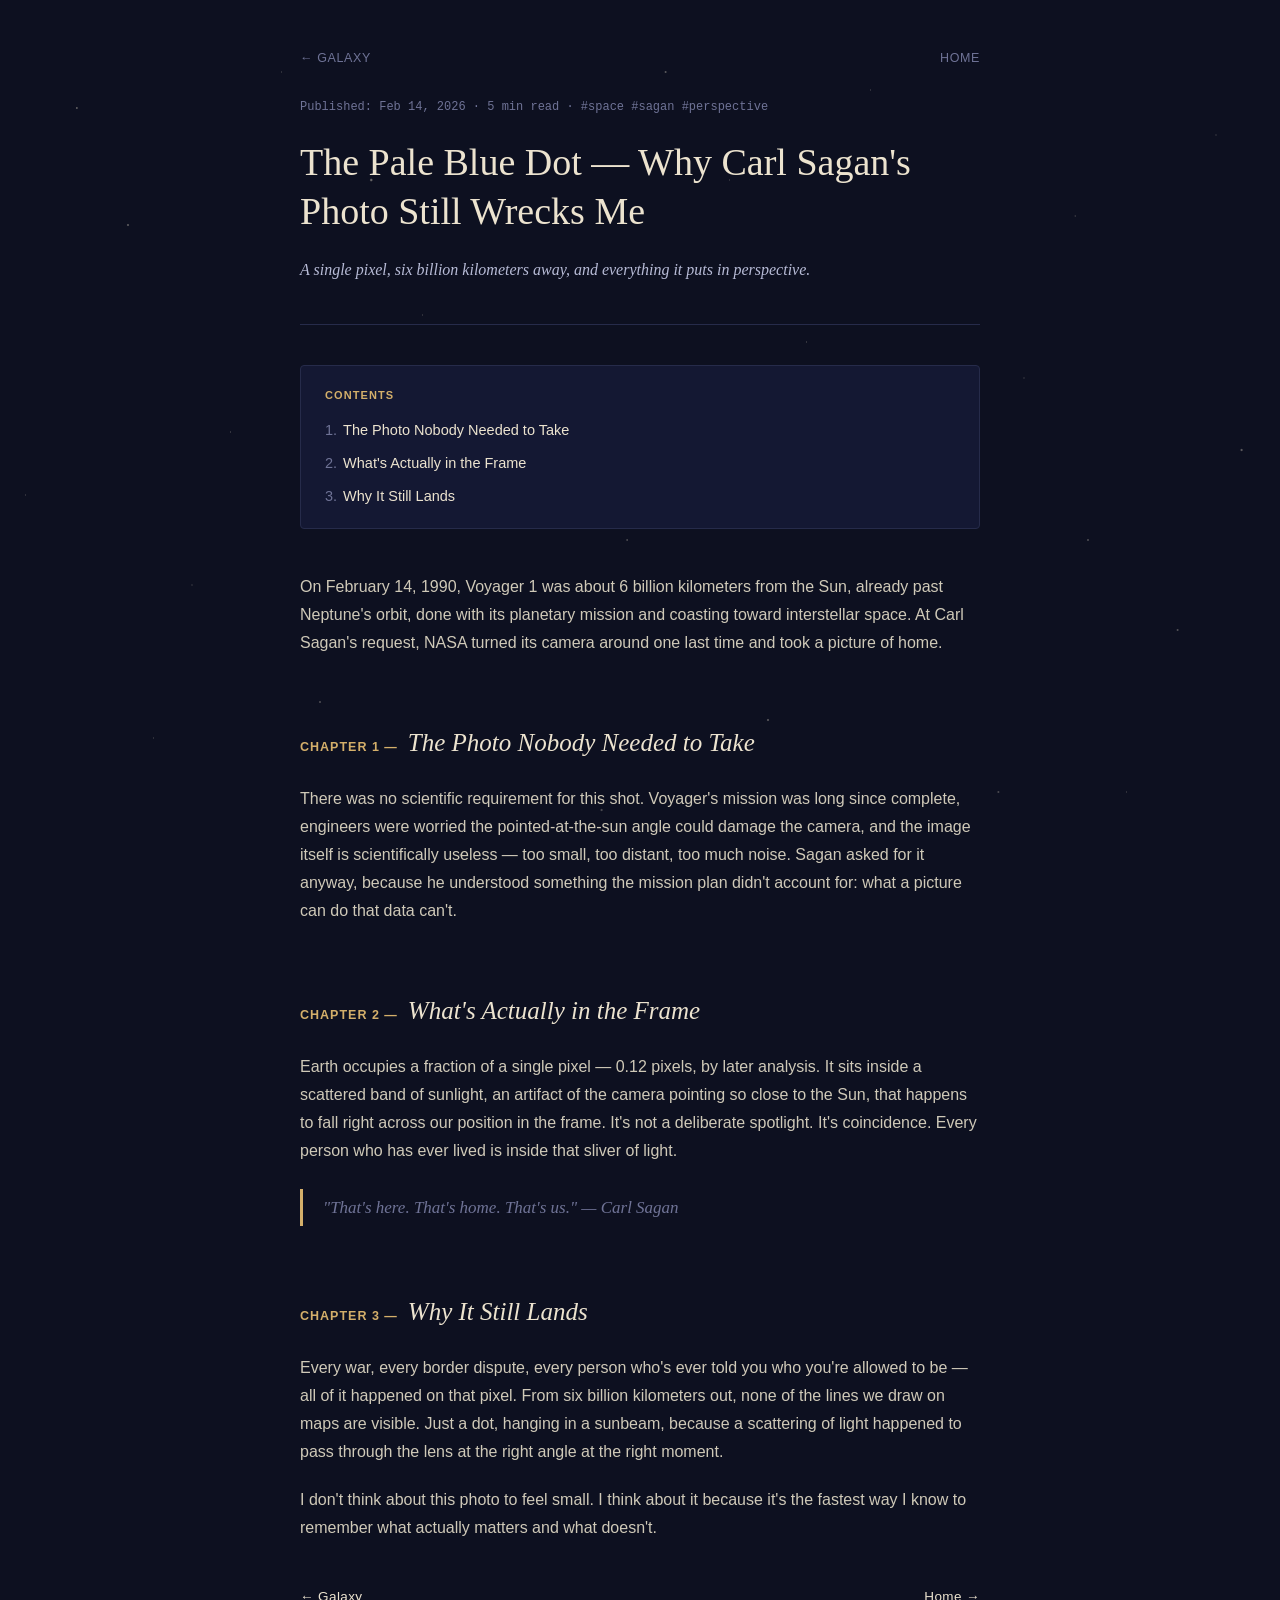
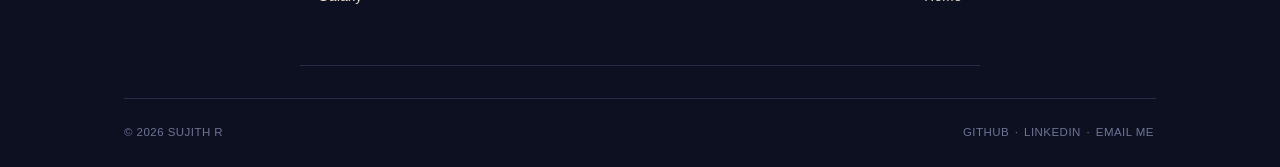
<file: galaxy/the-pale-blue-dot/index.html>
<!DOCTYPE html>
<html lang="en">
<head>
<meta charset="UTF-8">
<meta name="viewport" content="width=device-width, initial-scale=1.0">
<meta http-equiv="Content-Security-Policy" content="default-src 'self'; style-src 'self' https://fonts.googleapis.com; font-src https://fonts.gstatic.com; img-src 'self' data:; object-src 'none'; base-uri 'self';">
<title>The Pale Blue Dot — Why Carl Sagan's Photo Still Wrecks Me</title>
<meta name="description" content="A single pixel, six billion kilometers away, and everything it puts in perspective.">
<link rel="icon" href="data:image/svg+xml;utf8,<svg xmlns='http://www.w3.org/2000/svg' viewBox='0 0 32 32'><rect width='32' height='32' rx='6' fill='%230d1020'/><text x='6' y='23' font-size='19' fill='%23d4af6a'>&#9733;</text></svg>">
<link rel="preconnect" href="https://fonts.googleapis.com">
<link rel="preconnect" href="https://fonts.gstatic.com" crossorigin>
<link href="https://fonts.googleapis.com/css2?family=JetBrains+Mono:wght@400;500&family=EB+Garamond:ital,wght@0,400;0,500;0,600;1,400;1,500;1,600&family=Work+Sans:wght@400;500;600&display=swap" rel="stylesheet">
<link rel="stylesheet" href="/style.css">
</head>
<body>
<div class="shell">
  <main class="article-shell">
    <nav class="article-nav-top">
      <a href="/galaxy/">&larr; Galaxy</a>
      <a href="/">Home</a>
    </nav>

    <p class="article-meta">Published: Feb 14, 2026 · 5 min read · #space #sagan #perspective</p>

    <h1 class="article-title">The Pale Blue Dot — Why Carl Sagan's Photo Still Wrecks Me</h1>

    <p class="article-desc">
      A single pixel, six billion kilometers away, and everything it puts
      in perspective.
    </p>

    <div class="contents-box">
      <p class="prompt">Contents</p>
      <ul class="contents-list">
        <li><a href="#chapter-1"><span class="chapter-num">1.</span>The Photo Nobody Needed to Take</a></li>
        <li><a href="#chapter-2"><span class="chapter-num">2.</span>What's Actually in the Frame</a></li>
        <li><a href="#chapter-3"><span class="chapter-num">3.</span>Why It Still Lands</a></li>
      </ul>
    </div>

    <article class="article-body">
      <p>
        On February 14, 1990, Voyager 1 was about 6 billion kilometers from
        the Sun, already past Neptune's orbit, done with its planetary
        mission and coasting toward interstellar space. At Carl Sagan's
        request, NASA turned its camera around one last time and took a
        picture of home.
      </p>

      <div class="chapter-marker" id="chapter-1">
        <span class="chapter-label">Chapter 1 —</span>
        <span class="chapter-title">The Photo Nobody Needed to Take</span>
      </div>

      <p>
        There was no scientific requirement for this shot. Voyager's mission
        was long since complete, engineers were worried the pointed-at-the-sun
        angle could damage the camera, and the image itself is scientifically
        useless — too small, too distant, too much noise. Sagan asked for it
        anyway, because he understood something the mission plan didn't
        account for: what a picture can do that data can't.
      </p>

      <div class="chapter-marker" id="chapter-2">
        <span class="chapter-label">Chapter 2 —</span>
        <span class="chapter-title">What's Actually in the Frame</span>
      </div>

      <p>
        Earth occupies a fraction of a single pixel — 0.12 pixels, by later
        analysis. It sits inside a scattered band of sunlight, an artifact of
        the camera pointing so close to the Sun, that happens to fall right
        across our position in the frame. It's not a deliberate spotlight.
        It's coincidence. Every person who has ever lived is inside that
        sliver of light.
      </p>

      <blockquote>
        "That's here. That's home. That's us." — Carl Sagan
      </blockquote>

      <div class="chapter-marker" id="chapter-3">
        <span class="chapter-label">Chapter 3 —</span>
        <span class="chapter-title">Why It Still Lands</span>
      </div>

      <p>
        Every war, every border dispute, every person who's ever told you
        who you're allowed to be — all of it happened on that pixel. From
        six billion kilometers out, none of the lines we draw on maps are
        visible. Just a dot, hanging in a sunbeam, because a scattering of
        light happened to pass through the lens at the right angle at the
        right moment.
      </p>

      <p>
        I don't think about this photo to feel small. I think about it
        because it's the fastest way I know to remember what actually
        matters and what doesn't.
      </p>
    </article>

    <nav class="article-nav">
      <a class="prev" href="/galaxy/">&larr; Galaxy</a>
      <a class="next" href="/">Home &rarr;</a>
    </nav>
    <hr class="rule">

  </main>

  <footer class="site-footer">
    <span>&copy; 2026 Sujith R</span>
    <span class="footer-links">
      <a href="https://github.com/elitego001-maker" target="_blank" rel="noopener">GitHub</a> ·
      <a href="https://www.linkedin.com/in/sujith-r-2164b0247" target="_blank" rel="noopener">LinkedIn</a> ·
      <a href="mailto:jerinsujith23@gmail.com">Email Me</a>
    </span>
  </footer>
</div>
</body>
</html>
</file>
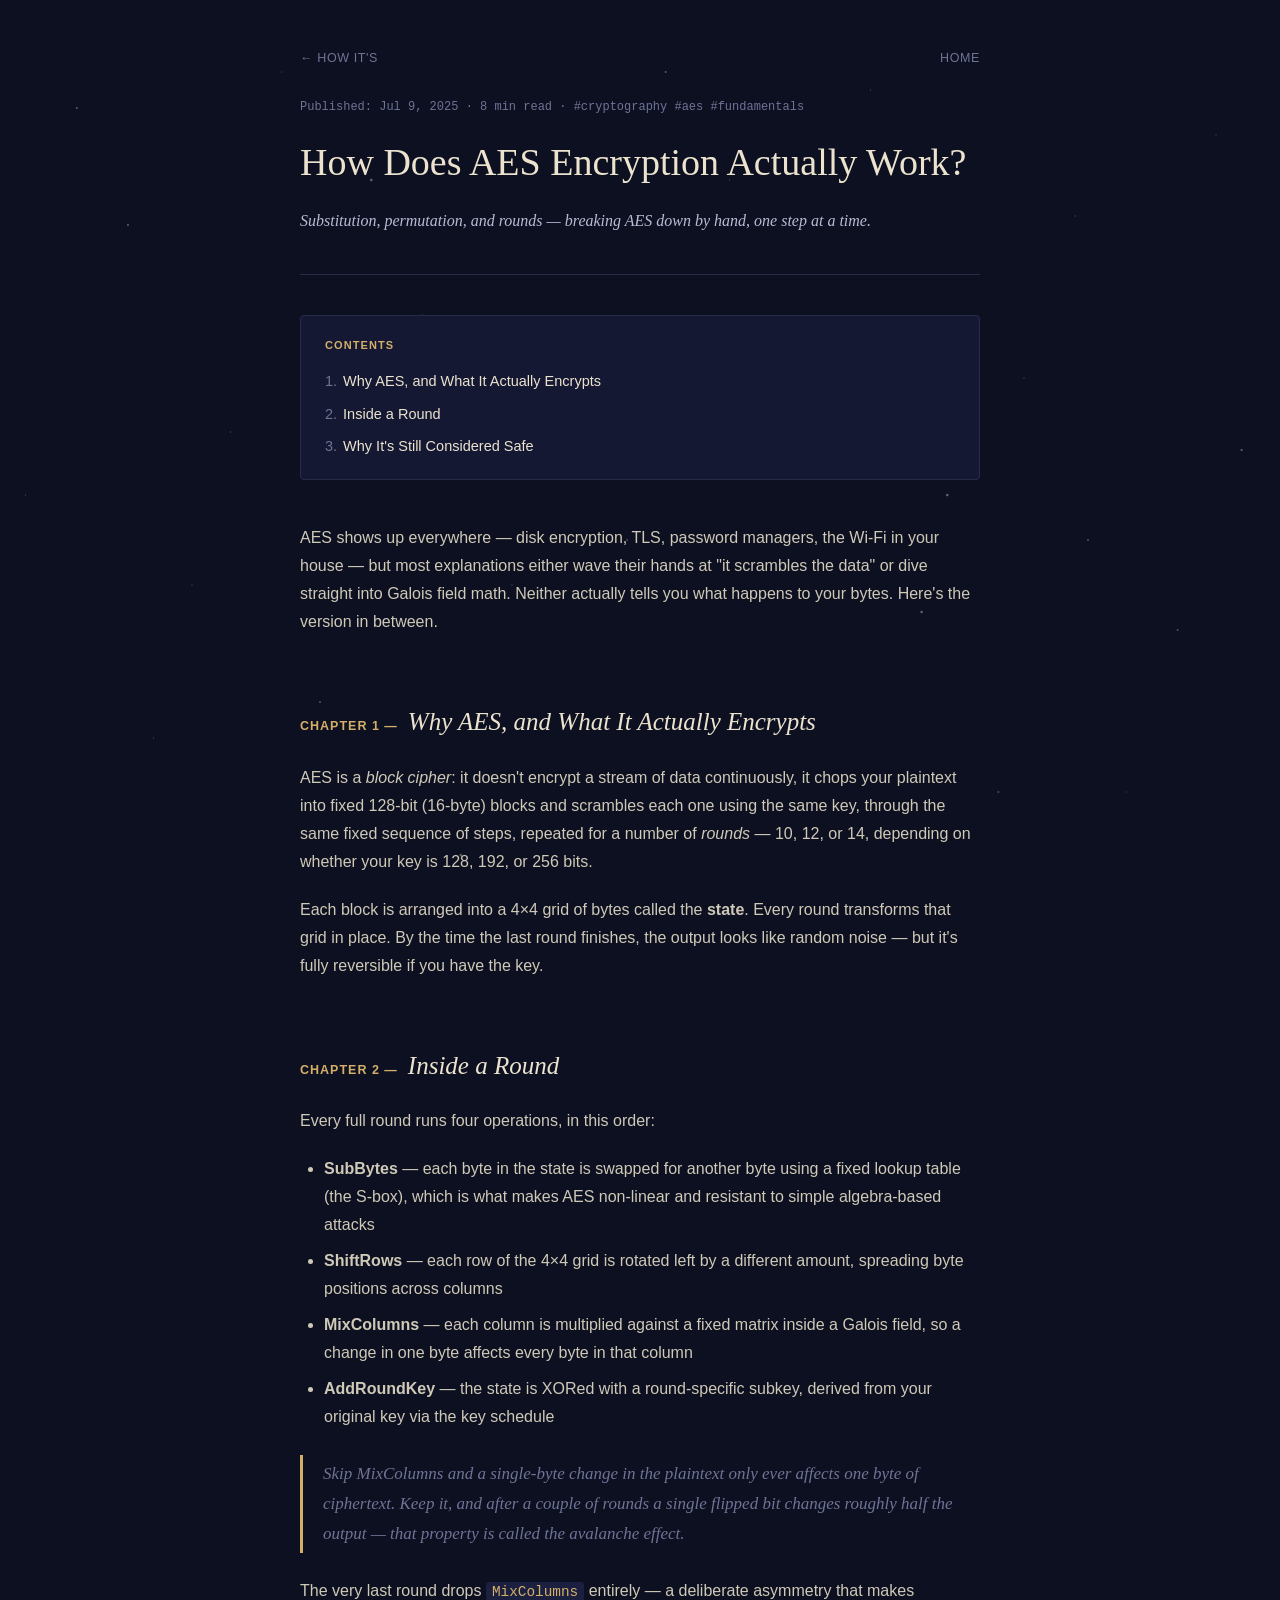
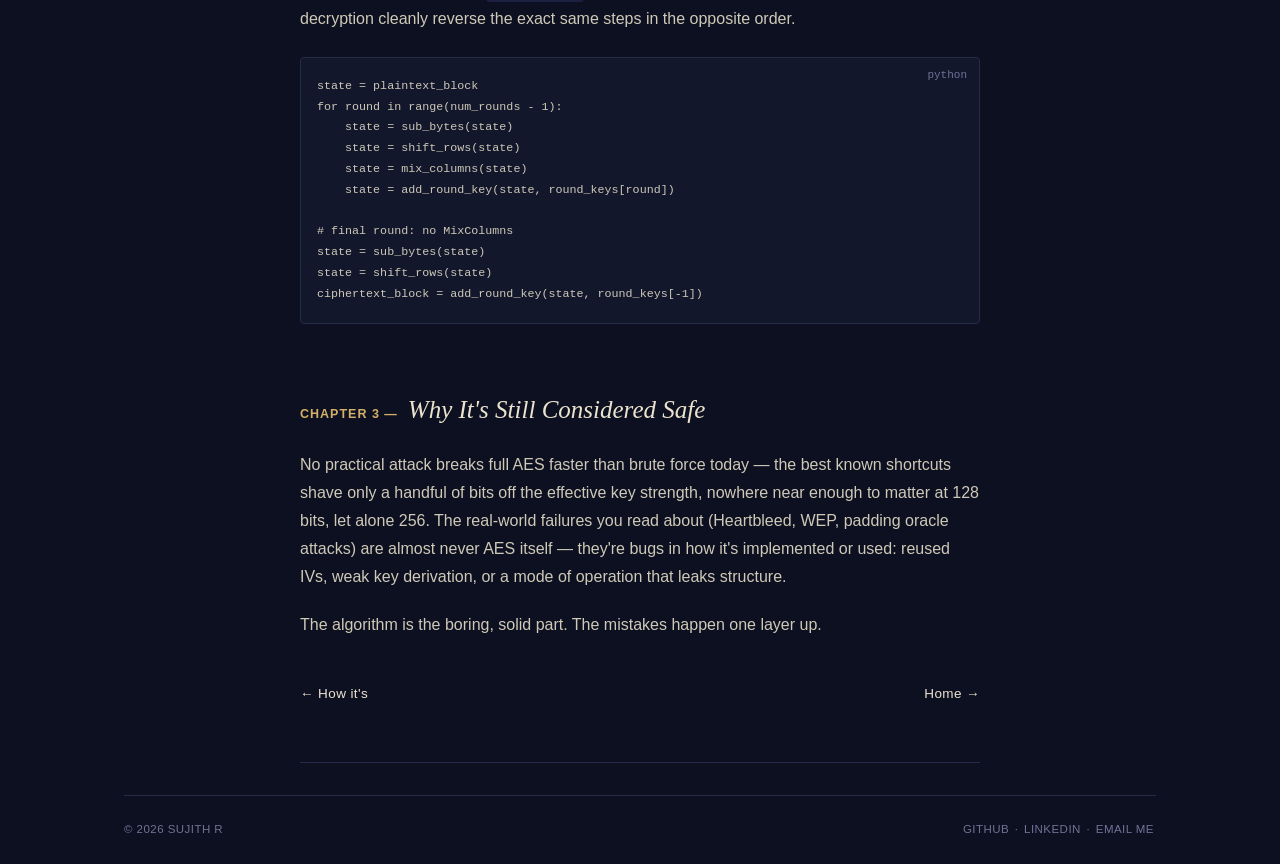
<file: howits/how-does-aes-encryption-actually-work/index.html>
<!DOCTYPE html>
<html lang="en">
<head>
<meta charset="UTF-8">
<meta name="viewport" content="width=device-width, initial-scale=1.0">
<meta http-equiv="Content-Security-Policy" content="default-src 'self'; style-src 'self' https://fonts.googleapis.com; font-src https://fonts.gstatic.com; img-src 'self' data:; object-src 'none'; base-uri 'self';">
<title>How Does AES Encryption Actually Work?</title>
<meta name="description" content="Substitution, permutation, and rounds — breaking AES down by hand, one step at a time.">
<link rel="icon" href="data:image/svg+xml;utf8,<svg xmlns='http://www.w3.org/2000/svg' viewBox='0 0 32 32'><rect width='32' height='32' rx='6' fill='%230d1020'/><text x='6' y='23' font-size='19' fill='%23d4af6a'>&#9733;</text></svg>">
<link rel="preconnect" href="https://fonts.googleapis.com">
<link rel="preconnect" href="https://fonts.gstatic.com" crossorigin>
<link href="https://fonts.googleapis.com/css2?family=JetBrains+Mono:wght@400;500&family=EB+Garamond:ital,wght@0,400;0,500;0,600;1,400;1,500;1,600&family=Work+Sans:wght@400;500;600&display=swap" rel="stylesheet">
<link rel="stylesheet" href="/style.css">
</head>
<body>
<div class="shell">
  <main class="article-shell">
    <nav class="article-nav-top">
      <a href="/howits/">&larr; How it's</a>
      <a href="/">Home</a>
    </nav>

    <p class="article-meta">Published: Jul 9, 2025 · 8 min read · #cryptography #aes #fundamentals</p>

    <h1 class="article-title">How Does AES Encryption Actually Work?</h1>

    <p class="article-desc">
      Substitution, permutation, and rounds — breaking AES down by hand,
      one step at a time.
    </p>

    <div class="contents-box">
      <p class="prompt">Contents</p>
      <ul class="contents-list">
        <li><a href="#chapter-1"><span class="chapter-num">1.</span>Why AES, and What It Actually Encrypts</a></li>
        <li><a href="#chapter-2"><span class="chapter-num">2.</span>Inside a Round</a></li>
        <li><a href="#chapter-3"><span class="chapter-num">3.</span>Why It's Still Considered Safe</a></li>
      </ul>
    </div>

    <article class="article-body">
      <p>
        AES shows up everywhere — disk encryption, TLS, password managers,
        the Wi-Fi in your house — but most explanations either wave their
        hands at "it scrambles the data" or dive straight into Galois field
        math. Neither actually tells you what happens to your bytes. Here's
        the version in between.
      </p>

      <div class="chapter-marker" id="chapter-1">
        <span class="chapter-label">Chapter 1 —</span>
        <span class="chapter-title">Why AES, and What It Actually Encrypts</span>
      </div>

      <p>
        AES is a <em>block cipher</em>: it doesn't encrypt a stream of data
        continuously, it chops your plaintext into fixed 128-bit (16-byte)
        blocks and scrambles each one using the same key, through the same
        fixed sequence of steps, repeated for a number of <em>rounds</em> —
        10, 12, or 14, depending on whether your key is 128, 192, or 256 bits.
      </p>

      <p>
        Each block is arranged into a 4×4 grid of bytes called the
        <strong>state</strong>. Every round transforms that grid in place.
        By the time the last round finishes, the output looks like random
        noise — but it's fully reversible if you have the key.
      </p>

      <div class="chapter-marker" id="chapter-2">
        <span class="chapter-label">Chapter 2 —</span>
        <span class="chapter-title">Inside a Round</span>
      </div>

      <p>
        Every full round runs four operations, in this order:
      </p>

      <ul>
        <li><strong>SubBytes</strong> — each byte in the state is swapped for another byte using a fixed lookup table (the S-box), which is what makes AES non-linear and resistant to simple algebra-based attacks</li>
        <li><strong>ShiftRows</strong> — each row of the 4×4 grid is rotated left by a different amount, spreading byte positions across columns</li>
        <li><strong>MixColumns</strong> — each column is multiplied against a fixed matrix inside a Galois field, so a change in one byte affects every byte in that column</li>
        <li><strong>AddRoundKey</strong> — the state is XORed with a round-specific subkey, derived from your original key via the key schedule</li>
      </ul>

      <blockquote>
        Skip MixColumns and a single-byte change in the plaintext only ever
        affects one byte of ciphertext. Keep it, and after a couple of
        rounds a single flipped bit changes roughly half the output —
        that property is called the avalanche effect.
      </blockquote>

      <p>
        The very last round drops <code>MixColumns</code> entirely — a
        deliberate asymmetry that makes decryption cleanly reverse the
        exact same steps in the opposite order.
      </p>

      <div class="code-block">
        <span class="code-lang">python</span>
        <pre><code>state = plaintext_block
for round in range(num_rounds - 1):
    state = sub_bytes(state)
    state = shift_rows(state)
    state = mix_columns(state)
    state = add_round_key(state, round_keys[round])

# final round: no MixColumns
state = sub_bytes(state)
state = shift_rows(state)
ciphertext_block = add_round_key(state, round_keys[-1])</code></pre>
      </div>

      <div class="chapter-marker" id="chapter-3">
        <span class="chapter-label">Chapter 3 —</span>
        <span class="chapter-title">Why It's Still Considered Safe</span>
      </div>

      <p>
        No practical attack breaks full AES faster than brute force today —
        the best known shortcuts shave only a handful of bits off the
        effective key strength, nowhere near enough to matter at 128 bits,
        let alone 256. The real-world failures you read about
        (Heartbleed, WEP, padding oracle attacks) are almost never AES
        itself — they're bugs in how it's implemented or used: reused IVs,
        weak key derivation, or a mode of operation that leaks structure.
      </p>

      <p>
        The algorithm is the boring, solid part. The mistakes happen one
        layer up.
      </p>
    </article>

    <nav class="article-nav">
      <a class="prev" href="/howits/">&larr; How it's</a>
      <a class="next" href="/">Home &rarr;</a>
    </nav>
    <hr class="rule">

  </main>

  <footer class="site-footer">
    <span>&copy; 2026 Sujith R</span>
    <span class="footer-links">
      <a href="https://github.com/elitego001-maker" target="_blank" rel="noopener">GitHub</a> ·
      <a href="https://www.linkedin.com/in/sujith-r-2164b0247" target="_blank" rel="noopener">LinkedIn</a> ·
      <a href="mailto:jerinsujith23@gmail.com">Email Me</a>
    </span>
  </footer>
</div>
</body>
</html>
</file>
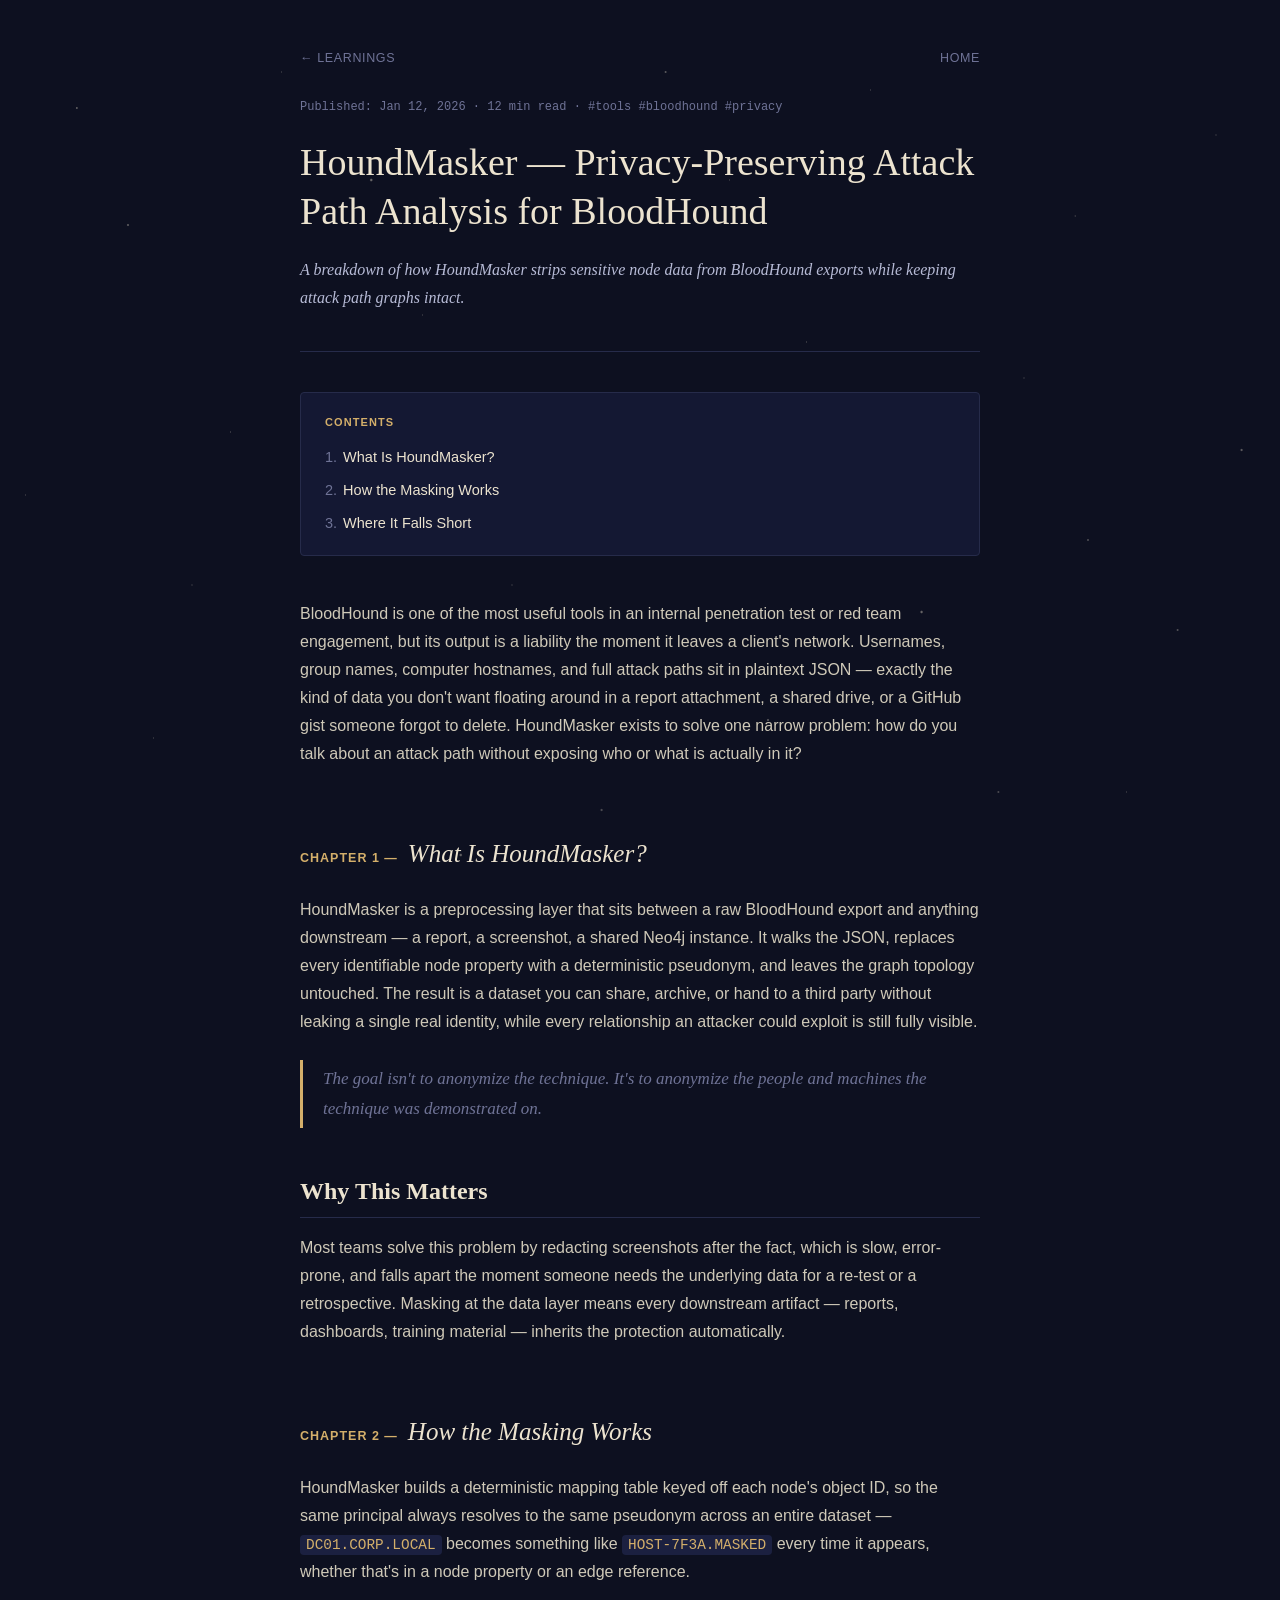
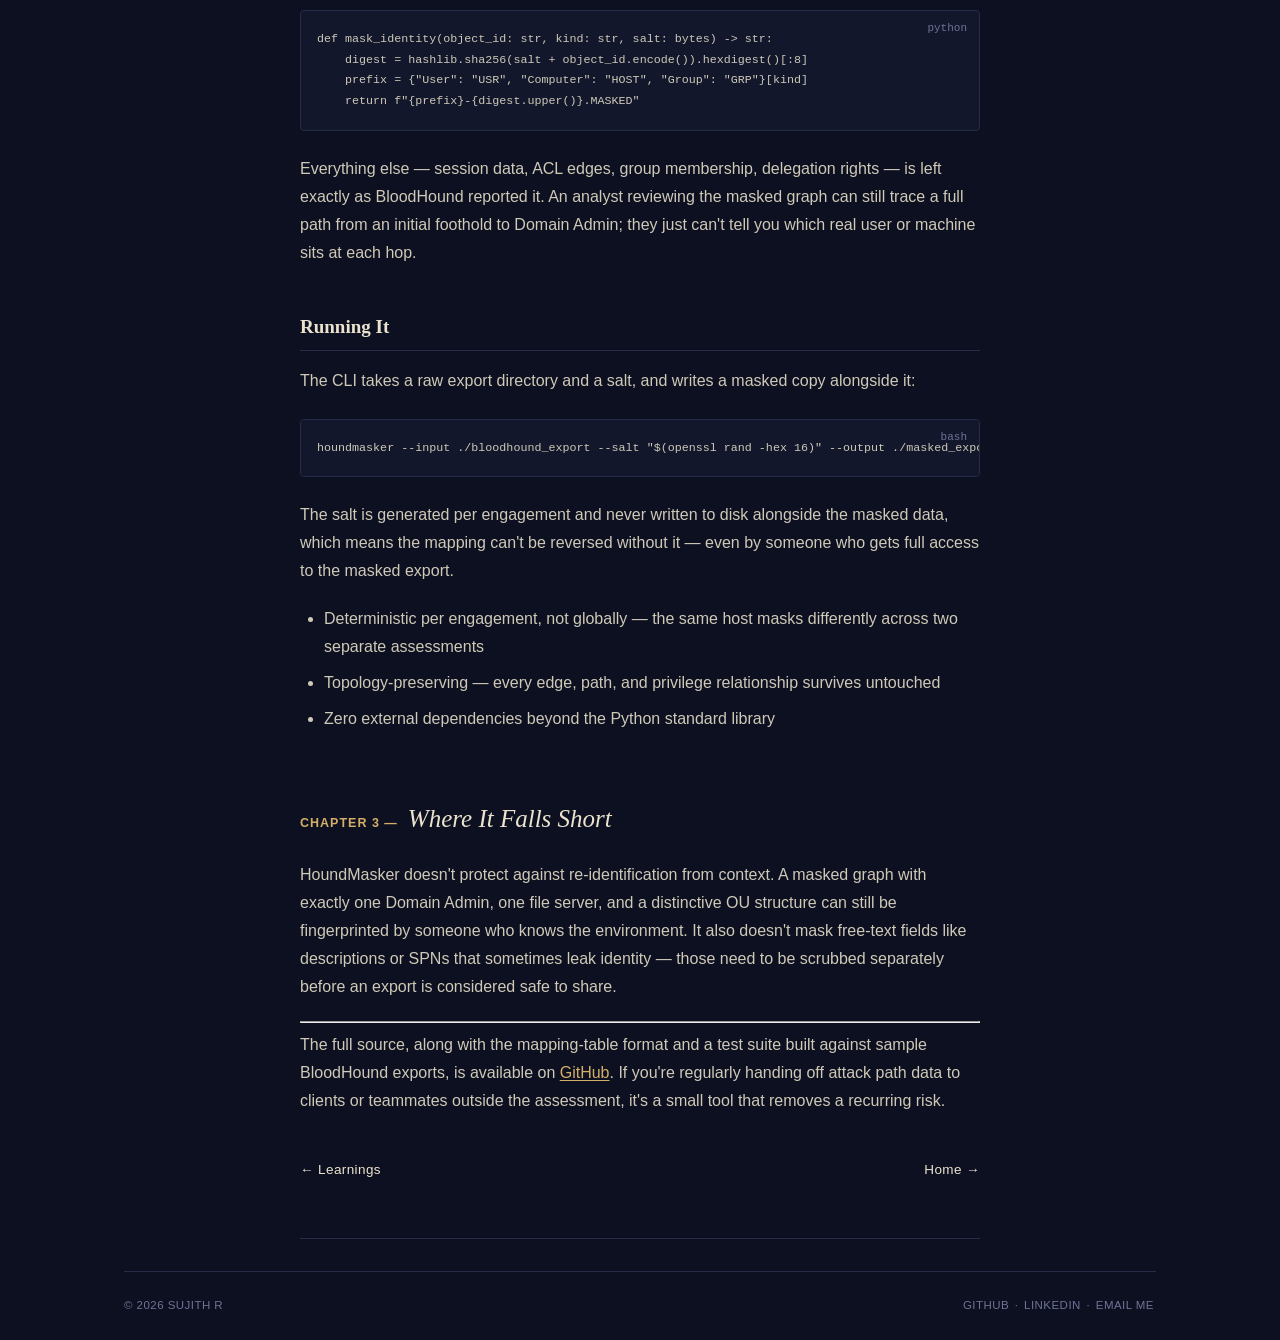
<file: learnings/houndmasker/index.html>
<!DOCTYPE html>
<html lang="en">
<head>
<meta charset="UTF-8">
<meta name="viewport" content="width=device-width, initial-scale=1.0">
<meta http-equiv="Content-Security-Policy" content="default-src 'self'; style-src 'self' https://fonts.googleapis.com; font-src https://fonts.gstatic.com; img-src 'self' data:; object-src 'none'; base-uri 'self';">
<title>HoundMasker — Privacy-Preserving Attack Path Analysis for BloodHound</title>
<meta name="description" content="A breakdown of how HoundMasker strips sensitive node data from BloodHound exports while keeping attack path graphs intact.">
<link rel="icon" href="data:image/svg+xml;utf8,<svg xmlns='http://www.w3.org/2000/svg' viewBox='0 0 32 32'><rect width='32' height='32' rx='6' fill='%230d1020'/><text x='6' y='23' font-size='19' fill='%23d4af6a'>&#9733;</text></svg>">
<link rel="preconnect" href="https://fonts.googleapis.com">
<link rel="preconnect" href="https://fonts.gstatic.com" crossorigin>
<link href="https://fonts.googleapis.com/css2?family=JetBrains+Mono:wght@400;500&family=EB+Garamond:ital,wght@0,400;0,500;0,600;1,400;1,500;1,600&family=Work+Sans:wght@400;500;600&display=swap" rel="stylesheet">
<link rel="stylesheet" href="/style.css">
</head>
<body>
<div class="shell">
  <main class="article-shell">
    <nav class="article-nav-top">
      <a href="/learnings/">&larr; Learnings</a>
      <a href="/">Home</a>
    </nav>

    <p class="article-meta">Published: Jan 12, 2026 · 12 min read · #tools #bloodhound #privacy</p>

    <h1 class="article-title">HoundMasker — Privacy-Preserving Attack Path Analysis for BloodHound</h1>

    <p class="article-desc">
      A breakdown of how HoundMasker strips sensitive node data from
      BloodHound exports while keeping attack path graphs intact.
    </p>

    <div class="contents-box">
      <p class="prompt">Contents</p>
      <ul class="contents-list">
        <li><a href="#chapter-1"><span class="chapter-num">1.</span>What Is HoundMasker?</a></li>
        <li><a href="#chapter-2"><span class="chapter-num">2.</span>How the Masking Works</a></li>
        <li><a href="#chapter-3"><span class="chapter-num">3.</span>Where It Falls Short</a></li>
      </ul>
    </div>

    <article class="article-body">
      <p>
        BloodHound is one of the most useful tools in an internal penetration test
        or red team engagement, but its output is a liability the moment it leaves
        a client's network. Usernames, group names, computer hostnames, and full
        attack paths sit in plaintext JSON — exactly the kind of data you don't
        want floating around in a report attachment, a shared drive, or a GitHub
        gist someone forgot to delete. HoundMasker exists to solve one narrow
        problem: how do you talk about an attack path without exposing who or
        what is actually in it?
      </p>

      <div class="chapter-marker" id="chapter-1">
        <span class="chapter-label">Chapter 1 —</span>
        <span class="chapter-title">What Is HoundMasker?</span>
      </div>

      <p>
        HoundMasker is a preprocessing layer that sits between a raw BloodHound
        export and anything downstream — a report, a screenshot, a shared Neo4j
        instance. It walks the JSON, replaces every identifiable node property
        with a deterministic pseudonym, and leaves the graph topology untouched.
        The result is a dataset you can share, archive, or hand to a third party
        without leaking a single real identity, while every relationship an
        attacker could exploit is still fully visible.
      </p>

      <blockquote>
        The goal isn't to anonymize the technique. It's to anonymize the people
        and machines the technique was demonstrated on.
      </blockquote>

      <h2>Why This Matters</h2>
      <p>
        Most teams solve this problem by redacting screenshots after the fact,
        which is slow, error-prone, and falls apart the moment someone needs the
        underlying data for a re-test or a retrospective. Masking at the data
        layer means every downstream artifact — reports, dashboards, training
        material — inherits the protection automatically.
      </p>

      <div class="chapter-marker" id="chapter-2">
        <span class="chapter-label">Chapter 2 —</span>
        <span class="chapter-title">How the Masking Works</span>
      </div>

      <p>
        HoundMasker builds a deterministic mapping table keyed off each node's
        object ID, so the same principal always resolves to the same pseudonym
        across an entire dataset — <code>DC01.CORP.LOCAL</code> becomes
        something like <code>HOST-7F3A.MASKED</code> every time it appears,
        whether that's in a node property or an edge reference.
      </p>

      <div class="code-block">
        <span class="code-lang">python</span>
        <pre><code>def mask_identity(object_id: str, kind: str, salt: bytes) -> str:
    digest = hashlib.sha256(salt + object_id.encode()).hexdigest()[:8]
    prefix = {"User": "USR", "Computer": "HOST", "Group": "GRP"}[kind]
    return f"{prefix}-{digest.upper()}.MASKED"</code></pre>
      </div>

      <p>
        Everything else — session data, ACL edges, group membership, delegation
        rights — is left exactly as BloodHound reported it. An analyst reviewing
        the masked graph can still trace a full path from an initial foothold to
        Domain Admin; they just can't tell you which real user or machine sits at
        each hop.
      </p>

      <h3>Running It</h3>
      <p>
        The CLI takes a raw export directory and a salt, and writes a masked
        copy alongside it:
      </p>

      <div class="code-block">
        <span class="code-lang">bash</span>
        <pre><code>houndmasker --input ./bloodhound_export --salt "$(openssl rand -hex 16)" --output ./masked_export</code></pre>
      </div>

      <p>
        The salt is generated per engagement and never written to disk alongside
        the masked data, which means the mapping can't be reversed without it —
        even by someone who gets full access to the masked export.
      </p>

      <ul>
        <li>Deterministic per engagement, not globally — the same host masks differently across two separate assessments</li>
        <li>Topology-preserving — every edge, path, and privilege relationship survives untouched</li>
        <li>Zero external dependencies beyond the Python standard library</li>
      </ul>

      <div class="chapter-marker" id="chapter-3">
        <span class="chapter-label">Chapter 3 —</span>
        <span class="chapter-title">Where It Falls Short</span>
      </div>

      <p>
        HoundMasker doesn't protect against re-identification from context.
        A masked graph with exactly one Domain Admin, one file server, and a
        distinctive OU structure can still be fingerprinted by someone who knows
        the environment. It also doesn't mask free-text fields like descriptions
        or SPNs that sometimes leak identity — those need to be scrubbed
        separately before an export is considered safe to share.
      </p>

      <hr>

      <p>
        The full source, along with the mapping-table format and a test suite
        built against sample BloodHound exports, is available on
        <a href="https://github.com/elitego001-maker" target="_blank" rel="noopener">GitHub</a>. If
        you're regularly handing off attack path data to clients or teammates
        outside the assessment, it's a small tool that removes a recurring risk.
      </p>
    </article>

    <nav class="article-nav">
      <a class="prev" href="/learnings/">&larr; Learnings</a>
      <a class="next" href="/">Home &rarr;</a>
    </nav>
    <hr class="rule">

  </main>

  <footer class="site-footer">
    <span>&copy; 2026 Sujith R</span>
    <span class="footer-links">
      <a href="https://github.com/elitego001-maker" target="_blank" rel="noopener">GitHub</a> ·
      <a href="https://www.linkedin.com/in/sujith-r-2164b0247" target="_blank" rel="noopener">LinkedIn</a> ·
      <a href="mailto:jerinsujith23@gmail.com">Email Me</a>
    </span>
  </footer>
</div>
</body>
</html>
</file>
<file: style.css>
/* ============================================================
   Design tokens — Star Chart
   ============================================================ */
:root {
  --bg: #0d1020;
  --surface: #141833;
  --text: #ece3cf;
  --text-prose: #cfc9b8;
  --text-about: #b7bbd6;
  --muted: #6f7396;
  --accent: #d4af6a;
  --border: #262b4a;
  --code-bg: #12172c;
  --inline-code-bg: #1b2040;

  --font-mono: 'JetBrains Mono', ui-monospace, SFMono-Regular, Menlo, Consolas, monospace;
  --font-body: 'Work Sans', -apple-system, BlinkMacSystemFont, 'Segoe UI', sans-serif;
  --font-display: 'EB Garamond', Georgia, 'Times New Roman', serif;

  --measure-article: 680px;
  --measure-listing: 900px;
}

/* ============================================================
   Reset & base
   ============================================================ */
* {
  box-sizing: border-box;
}

html {
  color-scheme: dark;
}

body {
  margin: 0;
  background-color: var(--bg);
  color: var(--text);
  font-family: var(--font-body);
  font-size: 14px;
  line-height: 1.7;
  -webkit-font-smoothing: antialiased;
  background-image:
    radial-gradient(1.4px 1.4px at 6% 12%, rgba(236,227,207,.55), transparent),
    radial-gradient(1px 1px at 18% 48%, rgba(236,227,207,.35), transparent),
    radial-gradient(1.8px 1.8px at 29% 20%, rgba(236,227,207,.6), transparent),
    radial-gradient(1px 1px at 40% 65%, rgba(236,227,207,.3), transparent),
    radial-gradient(1.4px 1.4px at 52% 8%, rgba(236,227,207,.5), transparent),
    radial-gradient(1px 1px at 63% 38%, rgba(236,227,207,.35), transparent),
    radial-gradient(1.8px 1.8px at 74% 55%, rgba(236,227,207,.6), transparent),
    radial-gradient(1px 1px at 84% 24%, rgba(236,227,207,.35), transparent),
    radial-gradient(1.4px 1.4px at 92% 70%, rgba(236,227,207,.45), transparent),
    radial-gradient(1px 1px at 12% 82%, rgba(236,227,207,.3), transparent),
    radial-gradient(1.6px 1.6px at 47% 90%, rgba(236,227,207,.4), transparent),
    radial-gradient(1px 1px at 88% 88%, rgba(236,227,207,.3), transparent),
    radial-gradient(1px 1px at 2% 55%, rgba(236,227,207,.3), transparent),
    radial-gradient(1.6px 1.6px at 10% 25%, rgba(236,227,207,.5), transparent),
    radial-gradient(1px 1px at 22% 8%, rgba(236,227,207,.3), transparent),
    radial-gradient(1.4px 1.4px at 25% 78%, rgba(236,227,207,.45), transparent),
    radial-gradient(1px 1px at 33% 35%, rgba(236,227,207,.3), transparent),
    radial-gradient(1.8px 1.8px at 36% 95%, rgba(236,227,207,.55), transparent),
    radial-gradient(1px 1px at 44% 45%, rgba(236,227,207,.3), transparent),
    radial-gradient(1.4px 1.4px at 49% 60%, rgba(236,227,207,.4), transparent),
    radial-gradient(1px 1px at 57% 20%, rgba(236,227,207,.3), transparent),
    radial-gradient(1.6px 1.6px at 60% 80%, rgba(236,227,207,.5), transparent),
    radial-gradient(1px 1px at 68% 10%, rgba(236,227,207,.3), transparent),
    radial-gradient(1.8px 1.8px at 72% 68%, rgba(236,227,207,.55), transparent),
    radial-gradient(1px 1px at 80% 42%, rgba(236,227,207,.3), transparent),
    radial-gradient(1.4px 1.4px at 85% 60%, rgba(236,227,207,.45), transparent),
    radial-gradient(1px 1px at 95% 15%, rgba(236,227,207,.3), transparent),
    radial-gradient(1.6px 1.6px at 97% 50%, rgba(236,227,207,.5), transparent),
    radial-gradient(1px 1px at 15% 65%, rgba(236,227,207,.3), transparent),
    radial-gradient(1.4px 1.4px at 78% 88%, rgba(236,227,207,.4), transparent);
  background-repeat: no-repeat;
  background-attachment: fixed;
}

a {
  color: inherit;
}

img {
  max-width: 100%;
  height: auto;
}

.shell {
  position: relative;
  max-width: 1080px;
  margin: 0 auto;
  padding: 48px 24px 0;
  min-height: 100vh;
  display: flex;
  flex-direction: column;
}

.shell main {
  flex: 1;
  width: 100%;
  min-width: 0;
}

/* ============================================================
   Moon & comet (home page only)
   ============================================================ */
.moon {
  position: absolute;
  z-index: -1;
  top: 40px;
  right: 14px;
  width: 52px;
  height: 52px;
  border-radius: 50%;
  overflow: hidden;
  background: radial-gradient(circle at 60% 40%, #f7efdc 0%, #e2d3ac 55%, #b7a67d 100%);
  box-shadow: 0 0 18px 4px rgba(228, 214, 178, .2);
  pointer-events: none;
}

.moon::before {
  content: '';
  position: absolute;
  top: -10%;
  left: -22%;
  width: 110%;
  height: 110%;
  border-radius: 50%;
  background: var(--bg);
}

.comet {
  position: absolute;
  z-index: -1;
  top: 6%;
  left: -4%;
  width: 3px;
  height: 3px;
  border-radius: 50%;
  background: #fdf6e3;
  box-shadow: 0 0 6px 2px rgba(253, 246, 227, .75);
  pointer-events: none;
  animation: comet-fly 9s ease-in infinite;
}

.comet::after {
  content: '';
  position: absolute;
  top: 1px;
  right: 2px;
  width: 110px;
  height: 1.5px;
  background: linear-gradient(to left, rgba(253, 246, 227, .8), transparent);
  transform-origin: right center;
}

@keyframes comet-fly {
  0% { transform: translate(0, 0) rotate(28deg); opacity: 0; }
  6% { opacity: 1; }
  40% { opacity: 1; }
  52% { opacity: 0; }
  100% { transform: translate(78vw, 36vh) rotate(28deg); opacity: 0; }
}

@media (prefers-reduced-motion: reduce) {
  .comet {
    animation: none;
    opacity: 1;
    transform: translate(35vw, 16vh) rotate(28deg);
  }
}

/* ============================================================
   Plate label (small tracked eyebrow used across pages)
   ============================================================ */
.prompt {
  font-family: var(--font-body);
  font-size: 11px;
  font-weight: 600;
  letter-spacing: .1em;
  text-transform: uppercase;
  color: var(--accent);
  margin: 0 0 20px;
}

/* ============================================================
   Home page — two column grid
   ============================================================ */
.home-grid {
  display: grid;
  grid-template-columns: 1fr 1fr;
  gap: 64px;
  padding-bottom: 64px;
}

.nav-block .filetree {
  position: relative;
  padding-left: 22px;
}

.nav-block .filetree::before {
  content: '';
  position: absolute;
  left: 5px;
  top: 6px;
  bottom: 6px;
  width: 1px;
  background: var(--border);
}

.tree-item {
  position: relative;
  margin: 0 0 24px;
}

.tree-item::before {
  content: '';
  position: absolute;
  left: -22px;
  top: 7px;
  width: 7px;
  height: 7px;
  border-radius: 50%;
  background: var(--accent);
  box-shadow: 0 0 8px 2px rgba(212, 175, 106, .45);
}

.tree-link {
  display: inline-block;
  font-family: var(--font-display);
  font-style: italic;
  font-size: 20px;
  color: var(--text);
  text-decoration: none;
}

.tree-link:hover {
  color: var(--accent);
  text-decoration: underline;
}

.tree-sub {
  margin: 4px 0 0;
  font-family: var(--font-body);
  font-size: 11.5px;
  letter-spacing: .05em;
  text-transform: uppercase;
  color: var(--muted);
  cursor: default;
}

.nav-block .prompt,
.about-block .prompt {
  font-family: var(--font-mono);
  text-transform: none;
  letter-spacing: normal;
  font-weight: 400;
  font-size: 13px;
}

.about-block h1 {
  font-family: var(--font-display);
  font-style: italic;
  font-size: 20px;
  font-weight: 600;
  color: var(--text);
  margin: 0 0 16px;
}

.about-block p {
  color: var(--text-about);
  font-family: var(--font-body);
  font-size: 14px;
  line-height: 1.75;
  max-width: 440px;
  margin: 0;
}

.name-highlight {
  font-size: 18px;
  font-weight: 700;
}

/* ============================================================
   Footer
   ============================================================ */
.site-footer {
  border-top: 1px solid var(--border);
  padding: 24px 0;
  margin-top: auto;
  display: flex;
  justify-content: space-between;
  align-items: center;
  flex-wrap: wrap;
  gap: 12px;
  font-family: var(--font-body);
  font-size: 11.5px;
  letter-spacing: .04em;
  text-transform: uppercase;
  color: var(--muted);
}

.site-footer a {
  color: var(--muted);
  text-decoration: none;
}

.site-footer a:hover {
  text-decoration: underline;
  color: var(--accent);
}

.footer-links a {
  margin: 0 2px;
}

/* ============================================================
   Listing pages
   ============================================================ */
.listing {
  max-width: var(--measure-listing);
}

.back-link {
  display: inline-block;
  font-family: var(--font-body);
  font-size: 13px;
  color: var(--muted);
  text-decoration: none;
  margin-bottom: 32px;
}

.back-link:hover {
  color: var(--accent);
  text-decoration: underline;
}

.page-title {
  font-family: var(--font-display);
  font-size: 38px;
  font-weight: 500;
  color: var(--text);
  line-height: 1.3;
  margin: 0 0 12px;
}

.page-subtitle {
  font-family: var(--font-body);
  font-size: 14px;
  color: var(--muted);
  margin: 0 0 32px;
}

.log-quote {
  display: inline-block;
  font-family: var(--font-mono);
  font-size: 13px;
  color: var(--muted);
  background: var(--inline-code-bg);
  padding: 4px 10px;
  border-radius: 4px;
}

.rule {
  border: none;
  border-top: 1px solid var(--border);
  margin: 32px 0;
}

.year-header {
  font-family: var(--font-body);
  font-size: 11.5px;
  letter-spacing: .1em;
  text-transform: uppercase;
  font-weight: 600;
  color: var(--accent);
  margin: 0 0 20px;
}

.post-list {
  margin: 0 0 40px;
}

.post-item {
  padding: 18px 0;
  border-bottom: 1px solid var(--border);
}

.post-item:last-child {
  border-bottom: none;
}

.post-item-row {
  display: flex;
  justify-content: space-between;
  align-items: baseline;
  gap: 24px;
}

.post-title {
  font-family: var(--font-display);
  font-style: italic;
  font-size: 18px;
  color: var(--text);
  text-decoration: none;
}

.post-title:hover {
  color: var(--accent);
  text-decoration: underline;
}

.post-date {
  font-family: var(--font-mono);
  font-size: 12px;
  color: var(--muted);
  white-space: nowrap;
}

.post-desc {
  margin: 8px 0 0;
  font-family: var(--font-body);
  font-size: 13px;
  color: var(--muted);
  max-width: 640px;
}

.empty-state {
  padding: 8px 0 32px;
  font-family: var(--font-display);
  color: var(--muted);
  font-style: italic;
  font-size: 15px;
}

.accent-link {
  color: var(--accent);
  text-decoration: none;
}

.accent-link:hover {
  text-decoration: underline;
}

/* ============================================================
   Article page
   ============================================================ */
.article-shell {
  max-width: var(--measure-article);
  margin: 0 auto;
}

.article-nav-top {
  display: flex;
  justify-content: space-between;
  align-items: center;
  margin-bottom: 28px;
}

.article-nav-top a {
  font-family: var(--font-body);
  font-size: 12.5px;
  letter-spacing: .05em;
  text-transform: uppercase;
  color: var(--muted);
  text-decoration: none;
}

.article-nav-top a:hover {
  text-decoration: underline;
  color: var(--accent);
}

.article-meta {
  font-family: var(--font-mono);
  font-size: 12px;
  color: var(--muted);
  margin: 0 0 20px;
}

.article-title {
  font-family: var(--font-display);
  font-size: 38px;
  font-weight: 500;
  color: var(--text);
  line-height: 1.3;
  margin: 0 0 20px;
}

.article-desc {
  font-family: var(--font-display);
  font-size: 16px;
  color: var(--text-about);
  font-style: italic;
  line-height: 1.7;
  margin: 0 0 40px;
  padding-bottom: 40px;
  border-bottom: 1px solid var(--border);
}

.article-body {
  font-family: var(--font-body);
  font-size: 16px;
  line-height: 1.75;
  color: var(--text-prose);
}

.article-body h2,
.article-body h3 {
  font-family: var(--font-display);
  color: var(--text);
  line-height: 1.3;
  margin: 48px 0 16px;
  padding-bottom: 10px;
  border-bottom: 1px solid var(--border);
}

.article-body h2 {
  font-size: 24px;
}

.article-body h3 {
  font-size: 19px;
}

.contents-box {
  margin: 0 0 44px;
  padding: 20px 24px;
  border: 1px solid var(--border);
  border-radius: 4px;
  background: var(--surface);
}

.contents-box .prompt {
  margin: 0 0 14px;
}

.contents-list {
  list-style: none;
  margin: 0;
  padding: 0;
}

.contents-list li {
  margin: 0 0 8px;
  font-family: var(--font-body);
  font-size: 14.5px;
}

.contents-list li:last-child {
  margin-bottom: 0;
}

.contents-list a {
  color: var(--text);
  text-decoration: none;
}

.contents-list a:hover {
  color: var(--accent);
  text-decoration: underline;
}

.contents-list .chapter-num {
  color: var(--muted);
  margin-right: 6px;
}

.chapter-marker {
  display: flex;
  flex-wrap: wrap;
  align-items: baseline;
  column-gap: 10px;
  margin: 64px 0 20px;
  scroll-margin-top: 24px;
}

.chapter-marker .chapter-label {
  font-family: var(--font-body);
  font-size: 12.5px;
  font-weight: 600;
  letter-spacing: .08em;
  text-transform: uppercase;
  color: var(--accent);
}

.chapter-marker .chapter-title {
  font-family: var(--font-display);
  font-style: italic;
  font-size: 25px;
  color: var(--text);
}

.article-body p {
  margin: 0 0 20px;
}

.article-body ul,
.article-body ol {
  margin: 0 0 20px;
  padding-left: 24px;
}

.article-body li {
  margin: 0 0 8px;
}

.article-body blockquote {
  margin: 24px 0;
  padding: 4px 20px;
  border-left: 3px solid var(--accent);
  color: var(--muted);
  font-family: var(--font-display);
  font-style: italic;
  font-size: 17px;
}

.article-body a {
  color: var(--accent);
  text-decoration: underline;
  text-underline-offset: 2px;
}

.article-body a:hover {
  color: var(--text);
}

.article-body code {
  font-family: var(--font-mono);
  font-size: 0.9em;
  color: var(--accent);
  background: var(--inline-code-bg);
  padding: 2px 6px;
  border-radius: 4px;
}

.code-block {
  position: relative;
  background: var(--code-bg);
  border: 1px solid var(--border);
  border-radius: 4px;
  margin: 24px 0;
  overflow-x: auto;
}

.code-block .code-lang {
  position: absolute;
  top: 8px;
  right: 12px;
  font-family: var(--font-mono);
  font-size: 11px;
  color: var(--muted);
}

.code-block pre {
  margin: 0;
  padding: 18px 16px;
  font-family: var(--font-mono);
  font-size: 13px;
  line-height: 1.6;
  color: var(--text-prose);
}

.code-block pre code {
  background: none;
  color: inherit;
  padding: 0;
}

.article-image {
  margin: 32px 0;
}

.article-image img {
  display: block;
  width: 100%;
  border-radius: 4px;
}

.article-image figcaption {
  margin: 10px 0 0;
  font-family: var(--font-body);
  font-size: 12px;
  color: var(--muted);
  text-align: center;
}

.article-nav {
  display: flex;
  justify-content: space-between;
  gap: 24px;
  padding: 24px 0;
  font-family: var(--font-body);
  font-size: 13.5px;
  letter-spacing: .03em;
}

.article-nav a {
  color: var(--text);
  text-decoration: none;
}

.article-nav a:hover {
  text-decoration: underline;
  color: var(--accent);
}

.article-nav .next {
  text-align: right;
}

/* ============================================================
   Responsive
   ============================================================ */
@media (max-width: 768px) {
  .shell {
    padding: 32px 20px 0;
  }

  .home-grid {
    grid-template-columns: 1fr;
    gap: 40px;
  }

  .moon {
    width: 36px;
    height: 36px;
    top: 20px;
    right: 8px;
  }

  .page-title,
  .article-title {
    font-size: 30px;
  }

  .site-footer {
    flex-direction: column;
    align-items: flex-start;
  }

  .post-item-row {
    flex-direction: column;
    gap: 4px;
  }
}

@media (prefers-reduced-motion: reduce) {
  * {
    scroll-behavior: auto !important;
  }
}
</file>
